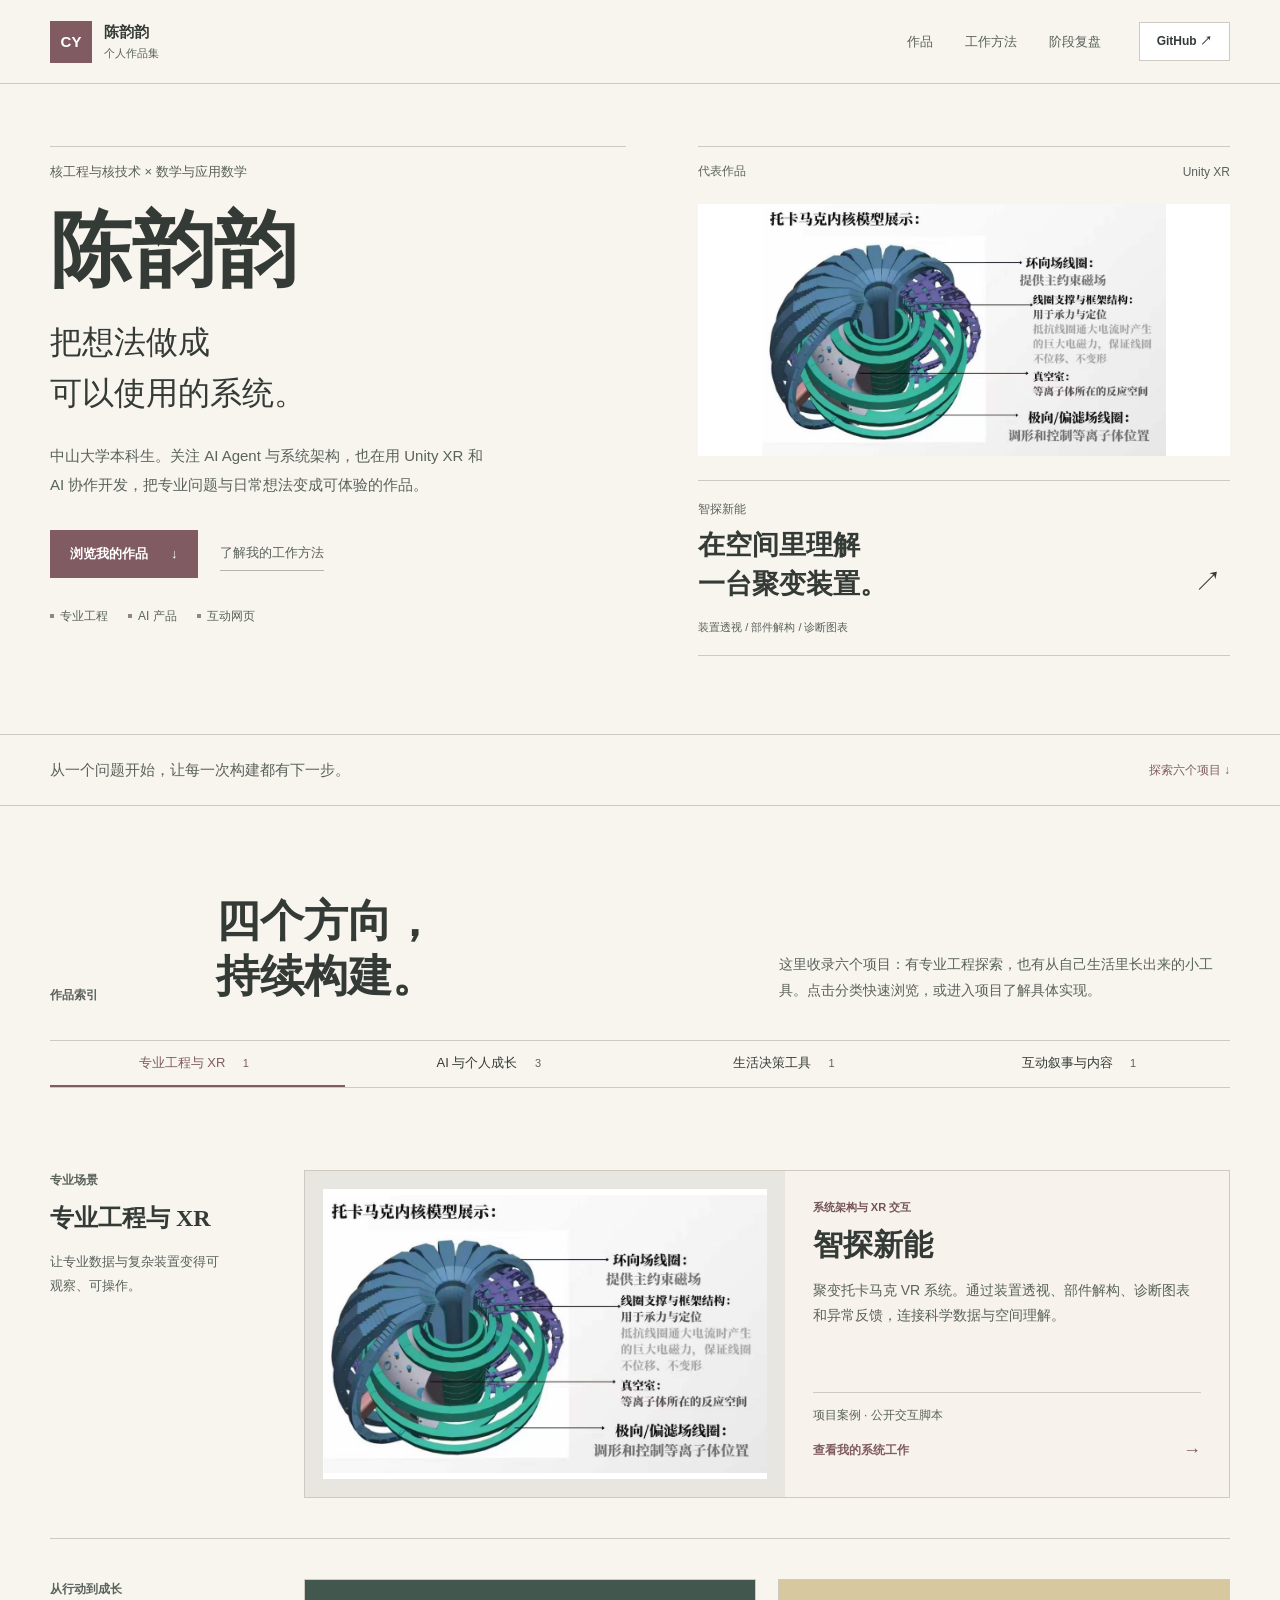
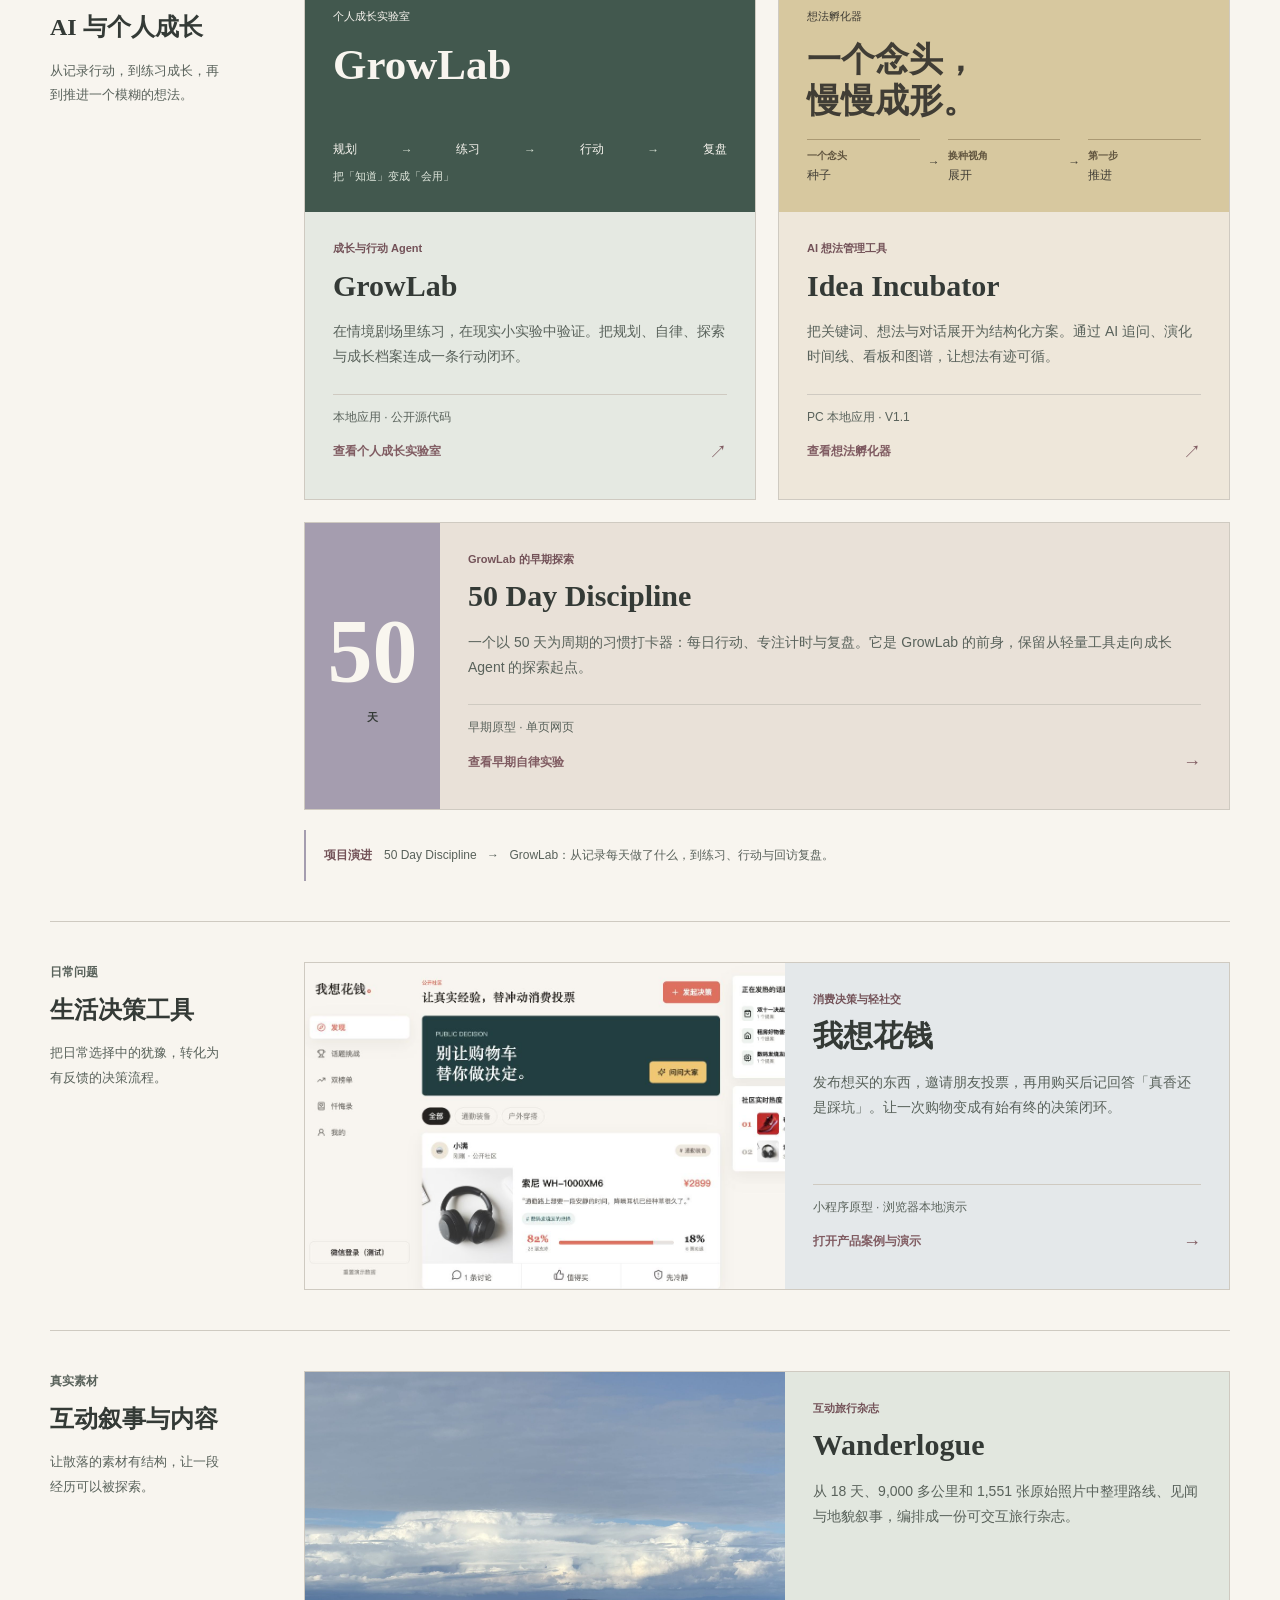
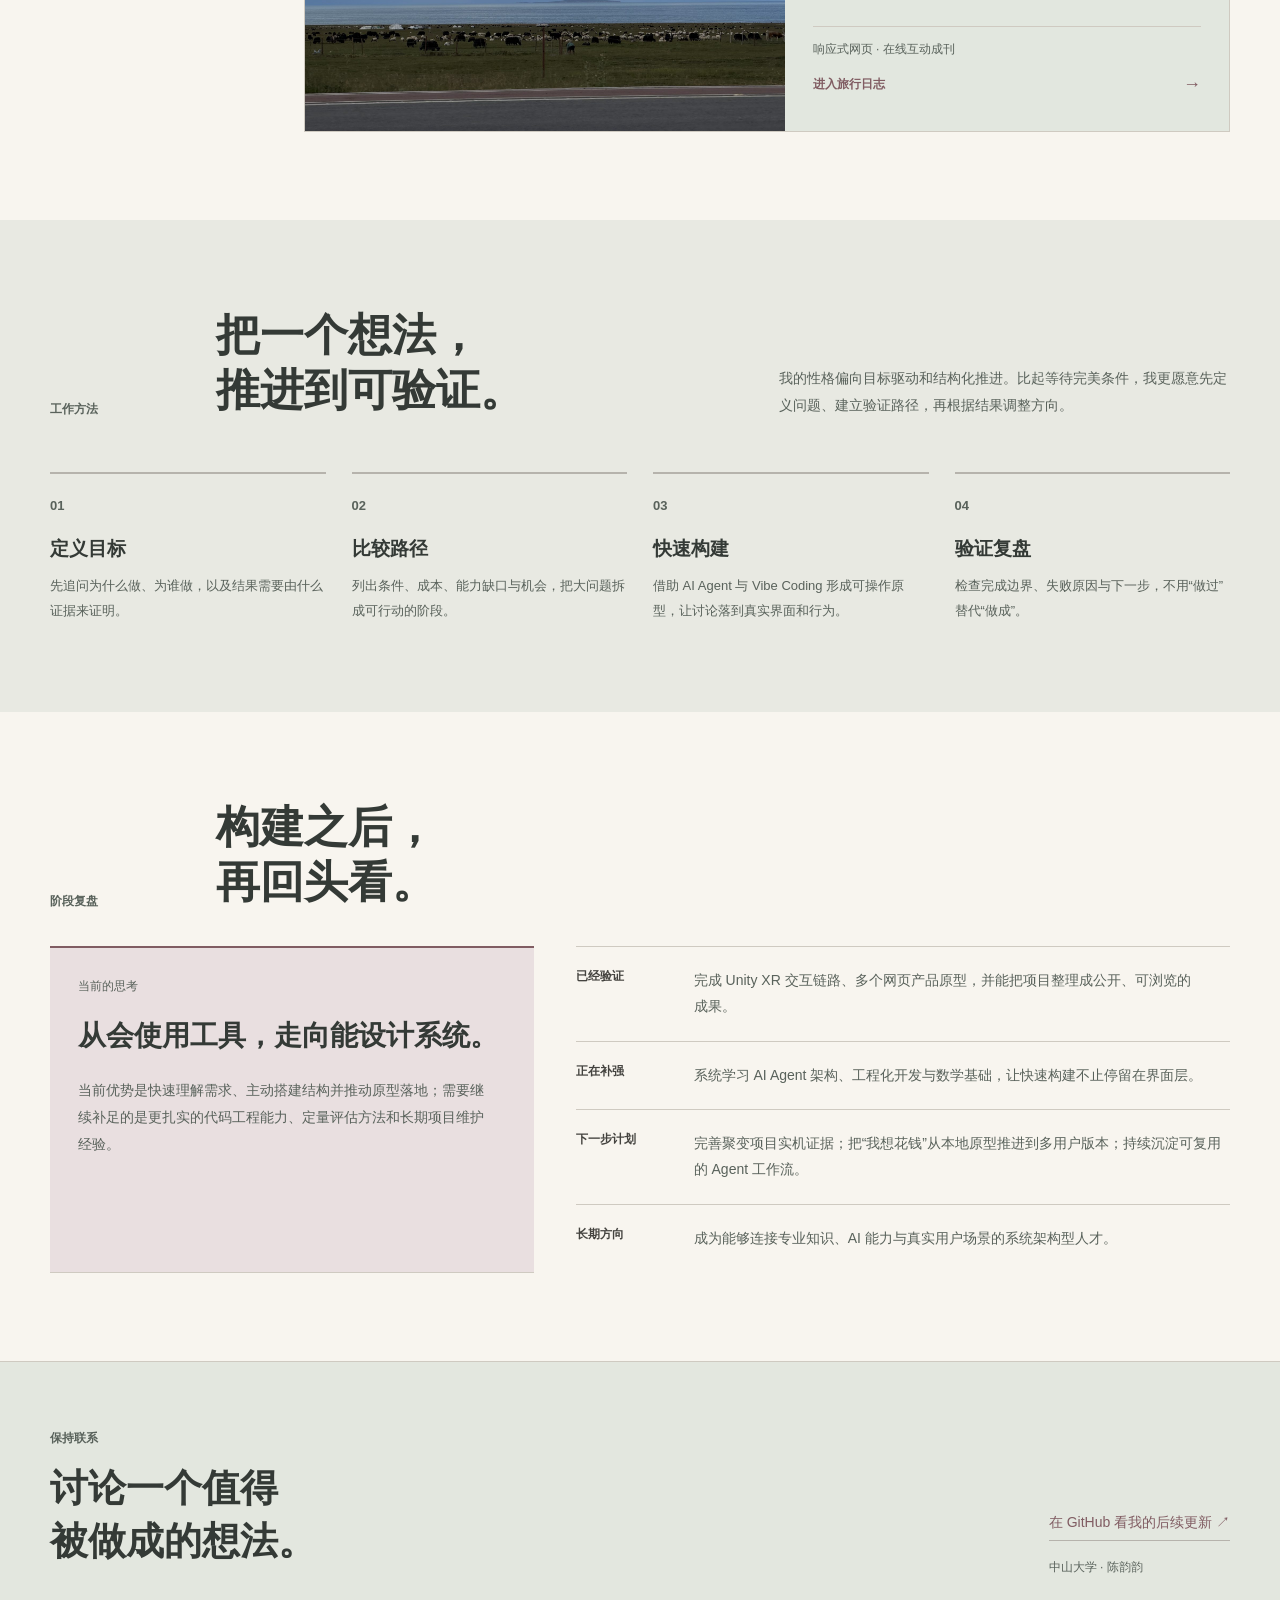
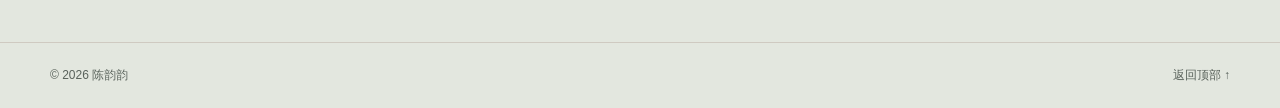
<file: index.html>
<!doctype html>
<html lang="zh-CN">
  <head>
    <meta charset="UTF-8" />
    <meta name="viewport" content="width=device-width,initial-scale=1" />
    <meta
      name="description"
      content="陈韵韵的个人作品集：专业工程与 XR、AI 与个人成长、生活决策工具、互动叙事与内容。"
    />
    <title>陈韵韵｜规划型构建者</title>
    <link rel="stylesheet" href="styles.css" />
    <link rel="stylesheet" href="magazine.css" />
  </head>
  <body class="portfolio-home" id="top">
    <a class="skip-link" href="#work">跳到项目</a>
    <header class="header">
      <div class="wrap">
        <a class="brand" href="#top" aria-label="陈韵韵，返回顶部"><span class="mark">CY</span><span><strong>陈韵韵</strong><small>个人作品集</small></span></a>
        <nav class="nav" aria-label="主导航"><a href="#work">作品</a><a href="#method">工作方法</a><a href="#review">阶段复盘</a></nav>
        <a class="github" href="https://github.com/CYY-0217" target="_blank" rel="noopener noreferrer">GitHub <span aria-hidden="true">↗</span></a>
        <details class="mobile-menu">
          <summary>导航 <span aria-hidden="true">＋</span></summary>
          <nav aria-label="手机主导航"><a href="#work">浏览作品</a><a href="#method">工作方法</a><a href="#review">阶段复盘</a><a href="https://github.com/CYY-0217" target="_blank" rel="noopener noreferrer">GitHub</a></nav>
        </details>
      </div>
    </header>
    <main>
      <section class="editorial-hero wrap" aria-labelledby="intro-title">
        <div class="hero-main">
          <p class="hero-context">核工程与核技术 × 数学与应用数学</p>
          <h1 id="intro-title">陈韵韵</h1>
          <p class="hero-statement">把想法做成<br />可以使用的系统。</p>
          <p class="hero-intro">中山大学本科生。关注 AI Agent 与系统架构，也在用 Unity XR 和 AI 协作开发，把专业问题与日常想法变成可体验的作品。</p>
          <div class="actions"><a class="btn" href="#work">浏览我的作品 <span aria-hidden="true">↓</span></a><a class="hero-text-link" href="#method">了解我的工作方法</a></div>
          <div class="hero-directions"><span>专业工程</span><span>AI 产品</span><span>互动网页</span></div>
        </div>
        <a class="hero-project" href="projects/fusion-vr/" aria-label="查看智探新能，聚变托卡马克 VR 系统案例">
          <div class="hero-project-heading"><span>代表作品</span><span class="hero-project-type">Unity XR</span></div>
          <div class="model-stage"><img src="assets/tokamak-model.png" alt="托卡马克内部结构模型，标注线圈、真空室和支撑框架" width="1200" height="900" fetchpriority="high" /></div>
          <div class="hero-project-copy"><div><span>智探新能</span><h2>在空间里理解<br />一台聚变装置。</h2></div><span class="hero-project-open" aria-hidden="true">↗</span></div>
          <p>装置透视 / 部件解构 / 诊断图表</p>
        </a>
      </section>
      <div class="manifesto"><div class="wrap"><p>从一个问题开始，<br class="mobile-break" />让每一次构建都有下一步。</p><a href="#work">探索六个项目 <span aria-hidden="true">↓</span></a></div></div>

      <section class="section wrap" id="work" aria-labelledby="work-title">
        <div class="mag-head">
          <span class="folio">作品索引</span>
          <h2 id="work-title">四个方向，<br />持续构建。</h2>
          <p>这里收录六个项目：有专业工程探索，也有从自己生活里长出来的小工具。点击分类快速浏览，或进入项目了解具体实现。</p>
        </div>
        <nav class="project-index" aria-label="按项目方向浏览">
          <a href="#engineering" data-category="engineering">专业工程与 XR <small>1</small></a>
          <a href="#ai-growth" data-category="ai-growth">AI 与个人成长 <small>3</small></a>
          <a href="#everyday" data-category="everyday">生活决策工具 <small>1</small></a>
          <a href="#storytelling" data-category="storytelling">互动叙事与内容 <small>1</small></a>
        </nav>

        <section class="project-group" id="engineering" aria-labelledby="engineering-title">
          <header class="group-heading">
            <span class="folio">专业场景</span>
            <h3 id="engineering-title">专业工程与 XR</h3>
            <p>让专业数据与复杂装置变得可观察、可操作。</p>
          </header>
          <div class="group-projects">
            <a class="story story-fusion story-wide" href="projects/fusion-vr/">
              <figure><img src="assets/tokamak-model.png" alt="托卡马克内部结构模型" loading="lazy" /></figure>
              <div>
                <small>系统架构与 XR 交互</small>
                <h4>智探新能</h4>
                <p>聚变托卡马克 VR 系统。通过装置透视、部件解构、诊断图表和异常反馈，连接科学数据与空间理解。</p>
                <div class="story-footer">
                  <span class="project-status">项目案例 · 公开交互脚本</span>
                  <b><span>查看我的系统工作</span><span class="story-arrow" aria-hidden="true">→</span></b>
                </div>
              </div>
            </a>
          </div>
        </section>

        <section class="project-group" id="ai-growth" aria-labelledby="ai-growth-title">
          <header class="group-heading">
            <span class="folio">从行动到成长</span>
            <h3 id="ai-growth-title">AI 与个人成长</h3>
            <p>从记录行动，到练习成长，再到推进一个模糊的想法。</p>
          </header>
          <div class="group-projects growth-projects">
            <a class="story story-growlab" href="https://github.com/CYY-0217/growlab" target="_blank" rel="noopener noreferrer">
              <figure class="growth-visual" aria-hidden="true">
                <span class="visual-caption">个人成长实验室</span>
                <strong>GrowLab</strong>
                <div class="visual-footer">
                  <div class="growth-loop"><span>规划</span><i>→</i><span>练习</span><i>→</i><span>行动</span><i>→</i><span>复盘</span></div>
                  <span class="visual-footnote">把「知道」变成「会用」</span>
                </div>
              </figure>
              <div>
                <small>成长与行动 Agent</small>
                <h4>GrowLab</h4>
                <p>在情境剧场里练习，在现实小实验中验证。把规划、自律、探索与成长档案连成一条行动闭环。</p>
                <div class="story-footer">
                  <span class="project-status">本地应用 · 公开源代码</span>
                  <b><span>查看个人成长实验室</span><span class="story-arrow" aria-hidden="true">↗</span></b>
                </div>
              </div>
            </a>
            <a class="story story-incubator" href="https://github.com/CYY-0217/idea-incubator" target="_blank" rel="noopener noreferrer">
              <figure class="idea-visual" aria-hidden="true">
                <span class="visual-caption">想法孵化器</span>
                <strong>一个念头，<br />慢慢成形。</strong>
                <div class="visual-footer"><div class="idea-timeline"><span><small>一个念头</small>种子</span><i>→</i><span><small>换种视角</small>展开</span><i>→</i><span><small>第一步</small>推进</span></div></div>
              </figure>
              <div>
                <small>AI 想法管理工具</small>
                <h4>Idea Incubator</h4>
                <p>把关键词、想法与对话展开为结构化方案。通过 AI 追问、演化时间线、看板和图谱，让想法有迹可循。</p>
                <div class="story-footer">
                  <span class="project-status">PC 本地应用 · V1.1</span>
                  <b><span>查看想法孵化器</span><span class="story-arrow" aria-hidden="true">↗</span></b>
                </div>
              </div>
            </a>
            <a class="story story-discipline story-compact" href="projects/discipline/">
              <figure class="number-visual" aria-hidden="true"><span>50</span><small>天</small></figure>
              <div>
                <small>GrowLab 的早期探索</small>
                <h4>50 Day Discipline</h4>
                <p>一个以 50 天为周期的习惯打卡器：每日行动、专注计时与复盘。它是 GrowLab 的前身，保留从轻量工具走向成长 Agent 的探索起点。</p>
                <div class="story-footer">
                  <span class="project-status">早期原型 · 单页网页</span>
                  <b><span>查看早期自律实验</span><span class="story-arrow" aria-hidden="true">→</span></b>
                </div>
              </div>
            </a>
          </div>
          <p class="evolution-note"><span>项目演进</span>50 Day Discipline <i>→</i> GrowLab：从记录每天做了什么，到练习、行动与回访复盘。</p>
        </section>

        <section class="project-group" id="everyday" aria-labelledby="everyday-title">
          <header class="group-heading">
            <span class="folio">日常问题</span>
            <h3 id="everyday-title">生活决策工具</h3>
            <p>把日常选择中的犹豫，转化为有反馈的决策流程。</p>
          </header>
          <div class="group-projects">
            <a class="story story-spend story-wide" href="projects/spend-decision/">
              <figure><img src="assets/spend-cover.png" alt="我想花钱消费决策工具界面" loading="lazy" /></figure>
              <div>
                <small>消费决策与轻社交</small>
                <h4>我想花钱</h4>
                <p>发布想买的东西，邀请朋友投票，再用购买后记回答「真香还是踩坑」。让一次购物变成有始有终的决策闭环。</p>
                <div class="story-footer">
                  <span class="project-status">小程序原型 · 浏览器本地演示</span>
                  <b><span>打开产品案例与演示</span><span class="story-arrow" aria-hidden="true">→</span></b>
                </div>
              </div>
            </a>
          </div>
        </section>

        <section class="project-group" id="storytelling" aria-labelledby="storytelling-title">
          <header class="group-heading">
            <span class="folio">真实素材</span>
            <h3 id="storytelling-title">互动叙事与内容</h3>
            <p>让散落的素材有结构，让一段经历可以被探索。</p>
          </header>
          <div class="group-projects">
            <a class="story story-travel story-wide" href="projects/travel-journal/">
              <figure><img src="assets/travel-cover.jpg" alt="青海湖高原公路旅行" loading="lazy" /></figure>
              <div>
                <small>互动旅行杂志</small>
                <h4>Wanderlogue</h4>
                <p>从 18 天、9,000 多公里和 1,551 张原始照片中整理路线、见闻与地貌叙事，编排成一份可交互旅行杂志。</p>
                <div class="story-footer">
                  <span class="project-status">响应式网页 · 在线互动成刊</span>
                  <b><span>进入旅行日志</span><span class="story-arrow" aria-hidden="true">→</span></b>
                </div>
              </div>
            </a>
          </div>
        </section>
      </section>

      <section class="section method-band" id="method">
        <div class="wrap">
          <div class="mag-head inverse">
            <span class="folio">工作方法</span>
            <h2>把一个想法，<br />推进到可验证。</h2>
            <p>
              我的性格偏向目标驱动和结构化推进。比起等待完美条件，我更愿意先定义问题、建立验证路径，再根据结果调整方向。
            </p>
          </div>
          <div class="method-steps">
            <article>
              <span>01</span>
              <h3>定义目标</h3>
              <p>先追问为什么做、为谁做，以及结果需要由什么证据来证明。</p>
            </article>
            <article>
              <span>02</span>
              <h3>比较路径</h3>
              <p>列出条件、成本、能力缺口与机会，把大问题拆成可行动的阶段。</p>
            </article>
            <article>
              <span>03</span>
              <h3>快速构建</h3>
              <p>
                借助 AI Agent 与 Vibe Coding
                形成可操作原型，让讨论落到真实界面和行为。
              </p>
            </article>
            <article>
              <span>04</span>
              <h3>验证复盘</h3>
              <p>检查完成边界、失败原因与下一步，不用“做过”替代“做成”。</p>
            </article>
          </div>
        </div>
      </section>

      <section class="section wrap" id="review">
        <div class="review-title">
          <span class="folio">阶段复盘</span>
          <h2>构建之后，<br />再回头看。</h2>
        </div>
        <div class="review-layout">
          <article class="review-lead">
            <span>当前的思考</span>
            <h3>从会使用工具，走向能设计系统。</h3>
            <p>
              当前优势是快速理解需求、主动搭建结构并推动原型落地；需要继续补足的是更扎实的代码工程能力、定量评估方法和长期项目维护经验。
            </p>
          </article>
          <div class="review-list">
            <article>
              <b>已经验证</b>
              <p>
                完成 Unity XR
                交互链路、多个网页产品原型，并能把项目整理成公开、可浏览的成果。
              </p>
            </article>
            <article>
              <b>正在补强</b>
              <p>
                系统学习 AI Agent
                架构、工程化开发与数学基础，让快速构建不止停留在界面层。
              </p>
            </article>
            <article>
              <b>下一步计划</b>
              <p>
                完善聚变项目实机证据；把“我想花钱”从本地原型推进到多用户版本；持续沉淀可复用的
                Agent 工作流。
              </p>
            </article>
            <article>
              <b>长期方向</b>
              <p>
                成为能够连接专业知识、AI 能力与真实用户场景的系统架构型人才。
              </p>
            </article>
          </div>
        </div>
      </section>

    </main>
    <section class="contact" id="contact">
      <div class="wrap">
        <div>
          <span class="kicker">保持联系</span>
          <h2>讨论一个值得<br />被做成的想法。</h2>
        </div>
        <div class="contact-links">
          <a href="https://github.com/CYY-0217" target="_blank"
            >在 GitHub 看我的后续更新 ↗</a
          ><span>中山大学 · 陈韵韵</span>
        </div>
      </div>
    </section>
    <footer class="footer">
      <div class="wrap"><span>© 2026 陈韵韵</span><a href="#top">返回顶部 ↑</a></div>
    </footer>
    <script>
      (() => {
        const menu = document.querySelector('.mobile-menu');
        menu.querySelectorAll('a').forEach(link => link.addEventListener('click', () => { menu.open = false; }));
        document.addEventListener('keydown', event => {
          if (event.key === 'Escape' && menu.open) {
            menu.open = false;
            menu.querySelector('summary').focus();
          }
        });
        document.addEventListener('click', event => {
          if (menu.open && !menu.contains(event.target)) menu.open = false;
        });
        const links = [...document.querySelectorAll('[data-category]')];
        const groups = [...document.querySelectorAll('.project-group')];
        const nav = document.querySelector('.project-index');
        let pending = false;
        function updateCategory() {
          const threshold = nav.getBoundingClientRect().bottom + 35;
          let current = groups[0].id;
          groups.forEach(group => { if (group.getBoundingClientRect().top <= threshold) current = group.id; });
          links.forEach(link => {
            const active = link.dataset.category === current;
            link.classList.toggle('is-active', active);
            if (active) link.setAttribute('aria-current', 'location');
            else link.removeAttribute('aria-current');
          });
          pending = false;
        }
        function scheduleUpdate() {
          if (!pending) { pending = true; requestAnimationFrame(updateCategory); }
        }
        window.addEventListener('scroll', scheduleUpdate, { passive: true });
        window.addEventListener('resize', scheduleUpdate);
        window.addEventListener('hashchange', scheduleUpdate);
        updateCategory();
      })();
    </script>
  </body>
</html>
</file>
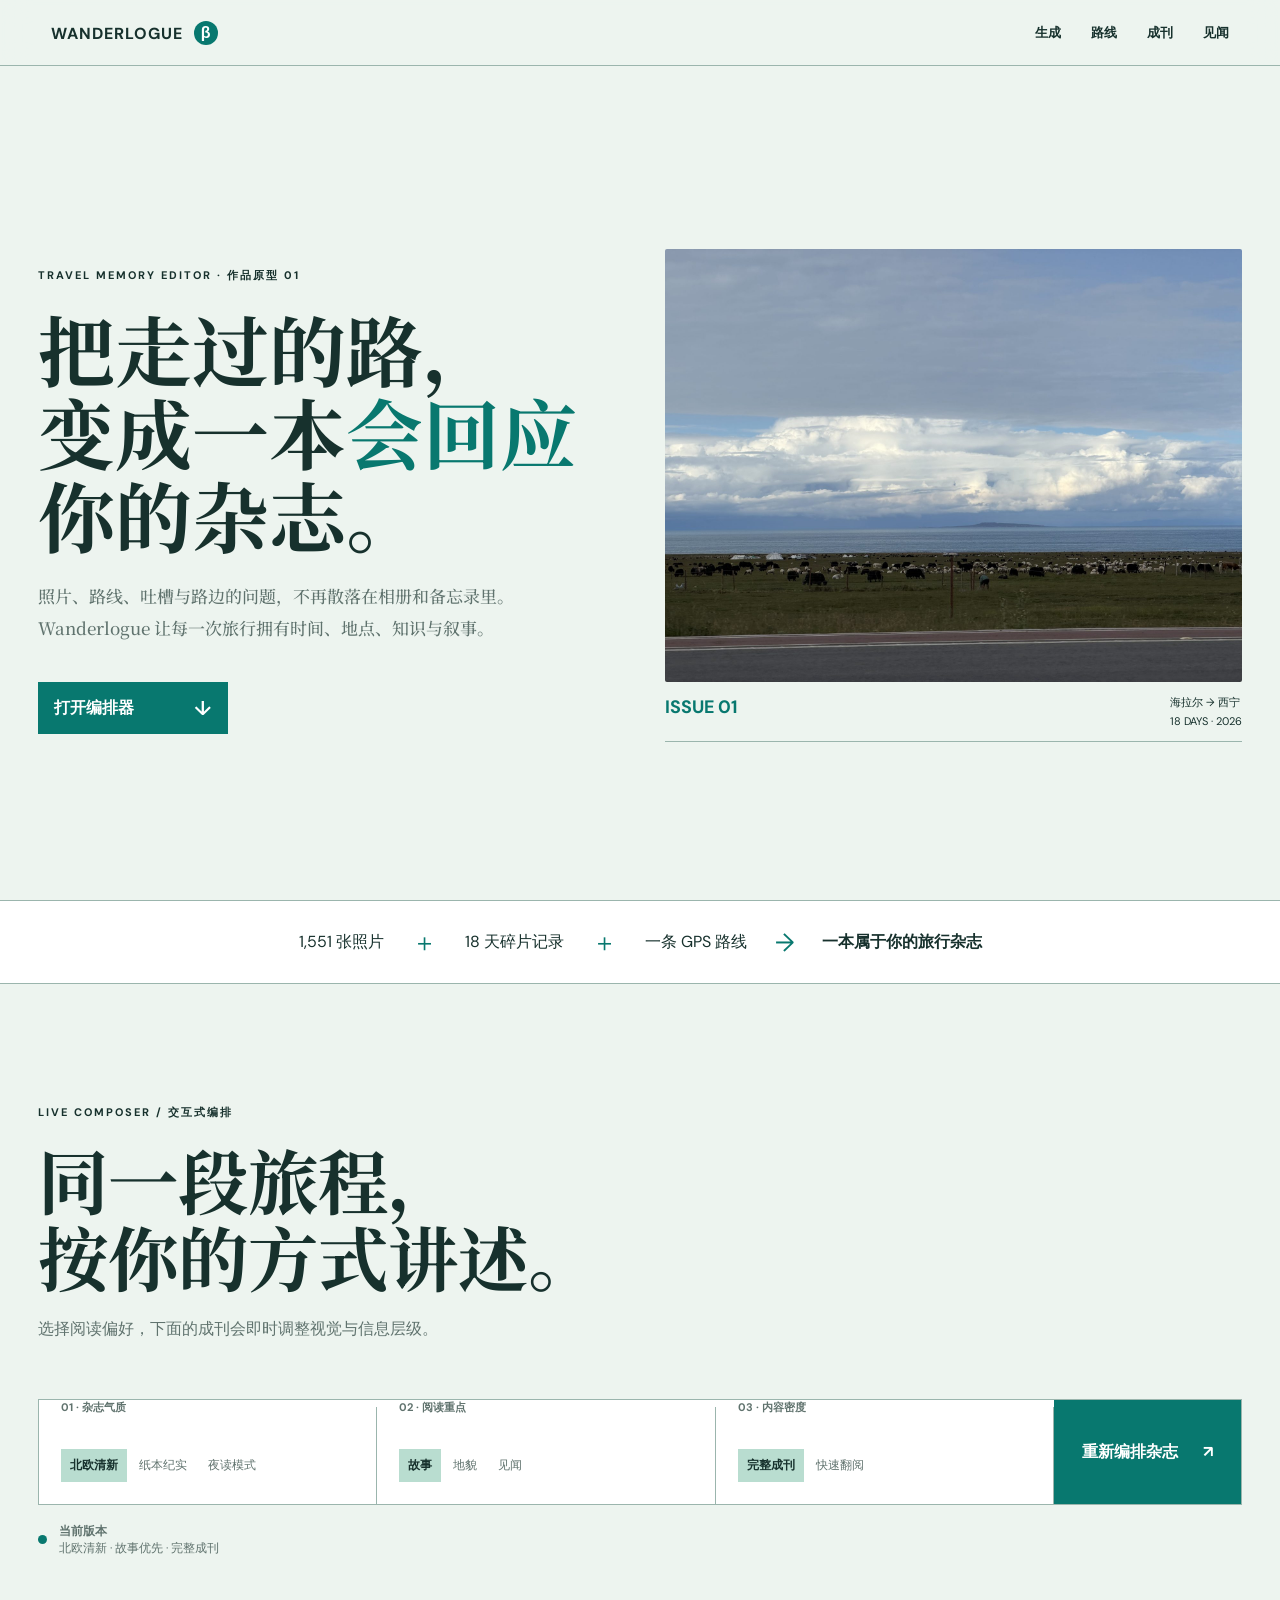
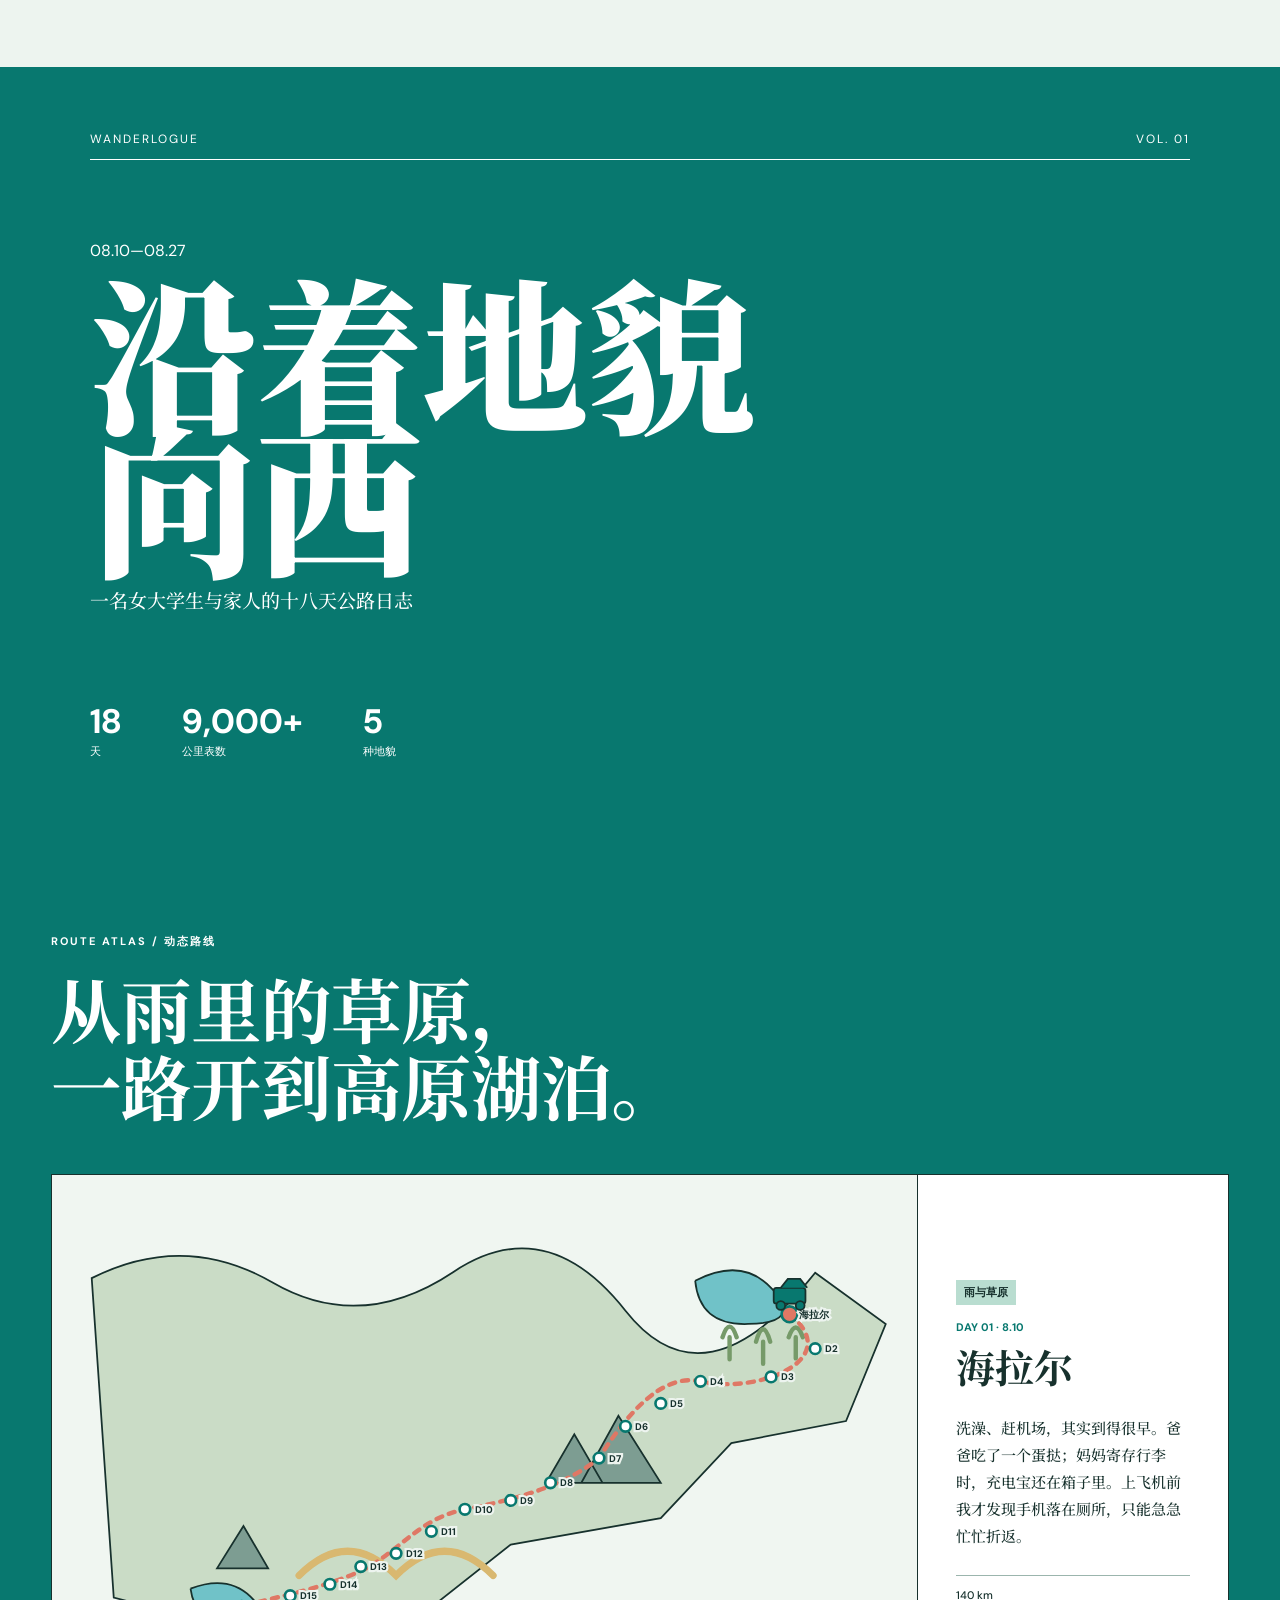
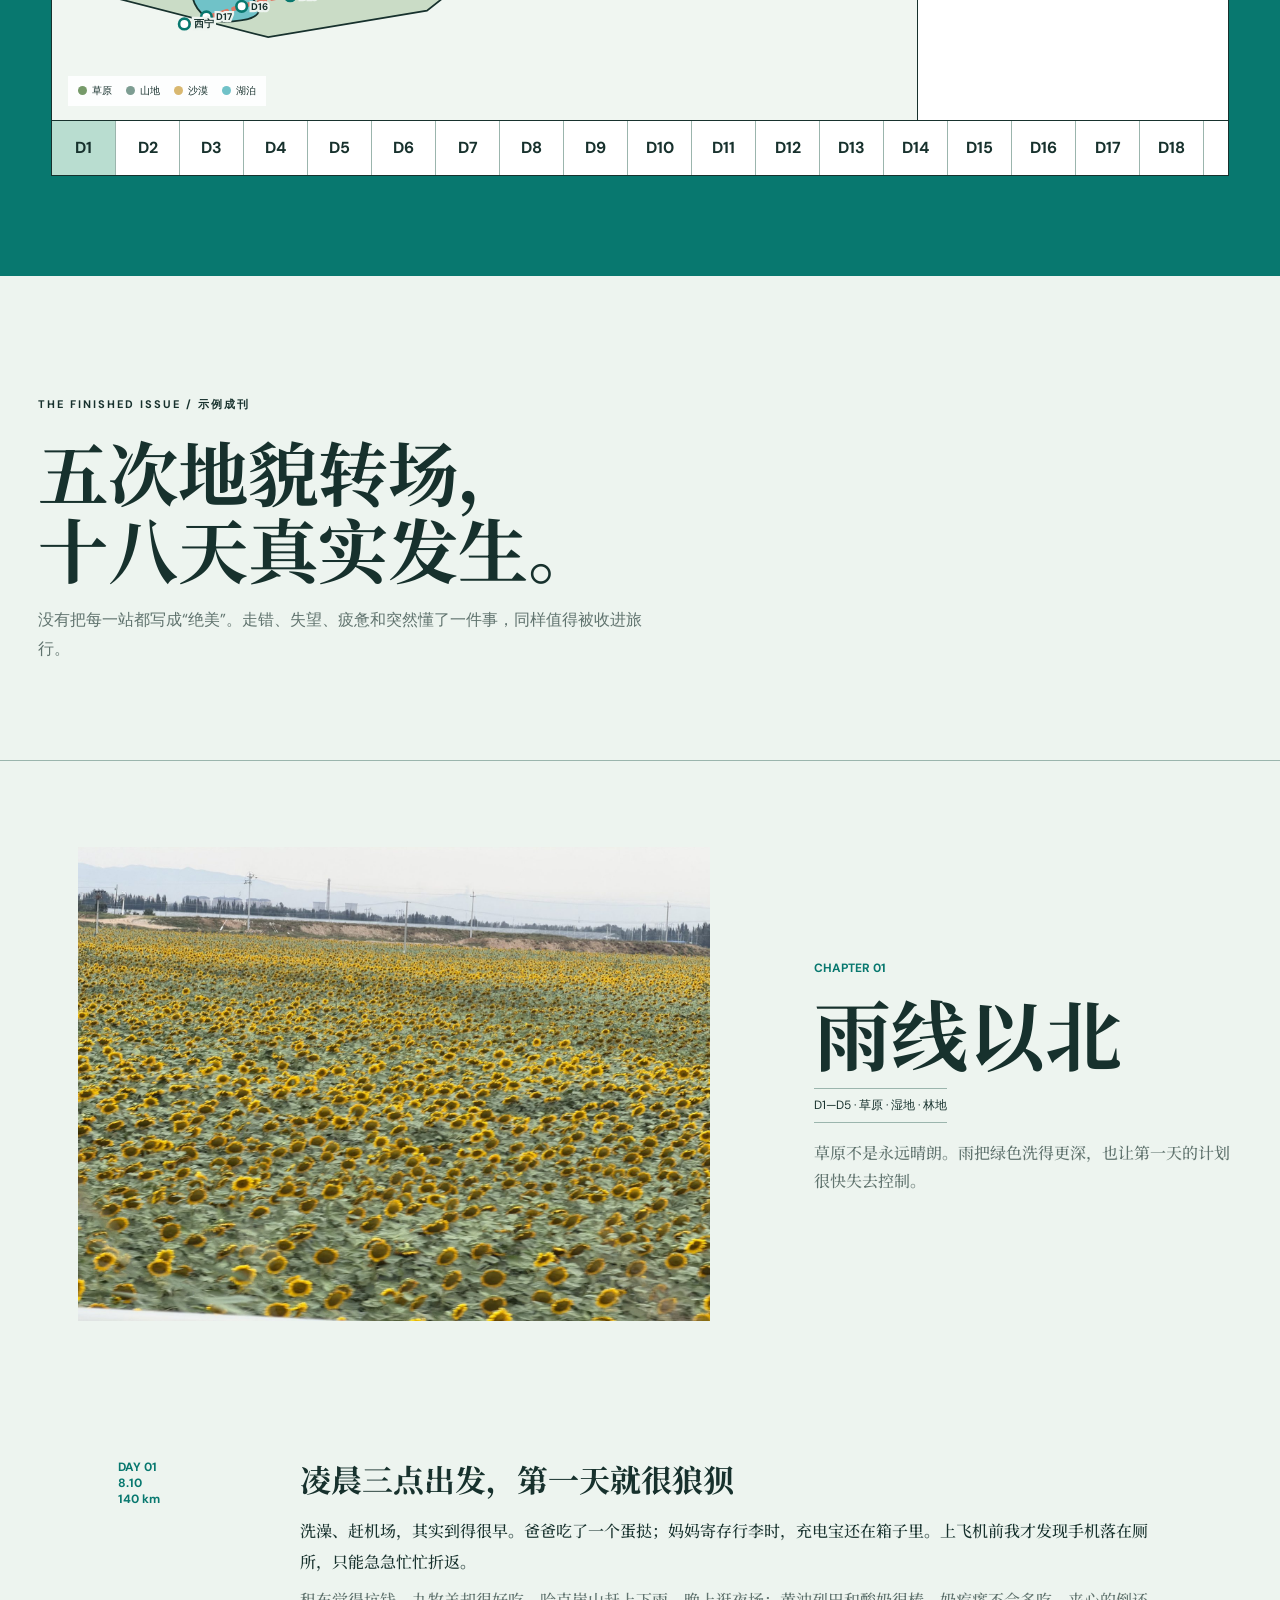
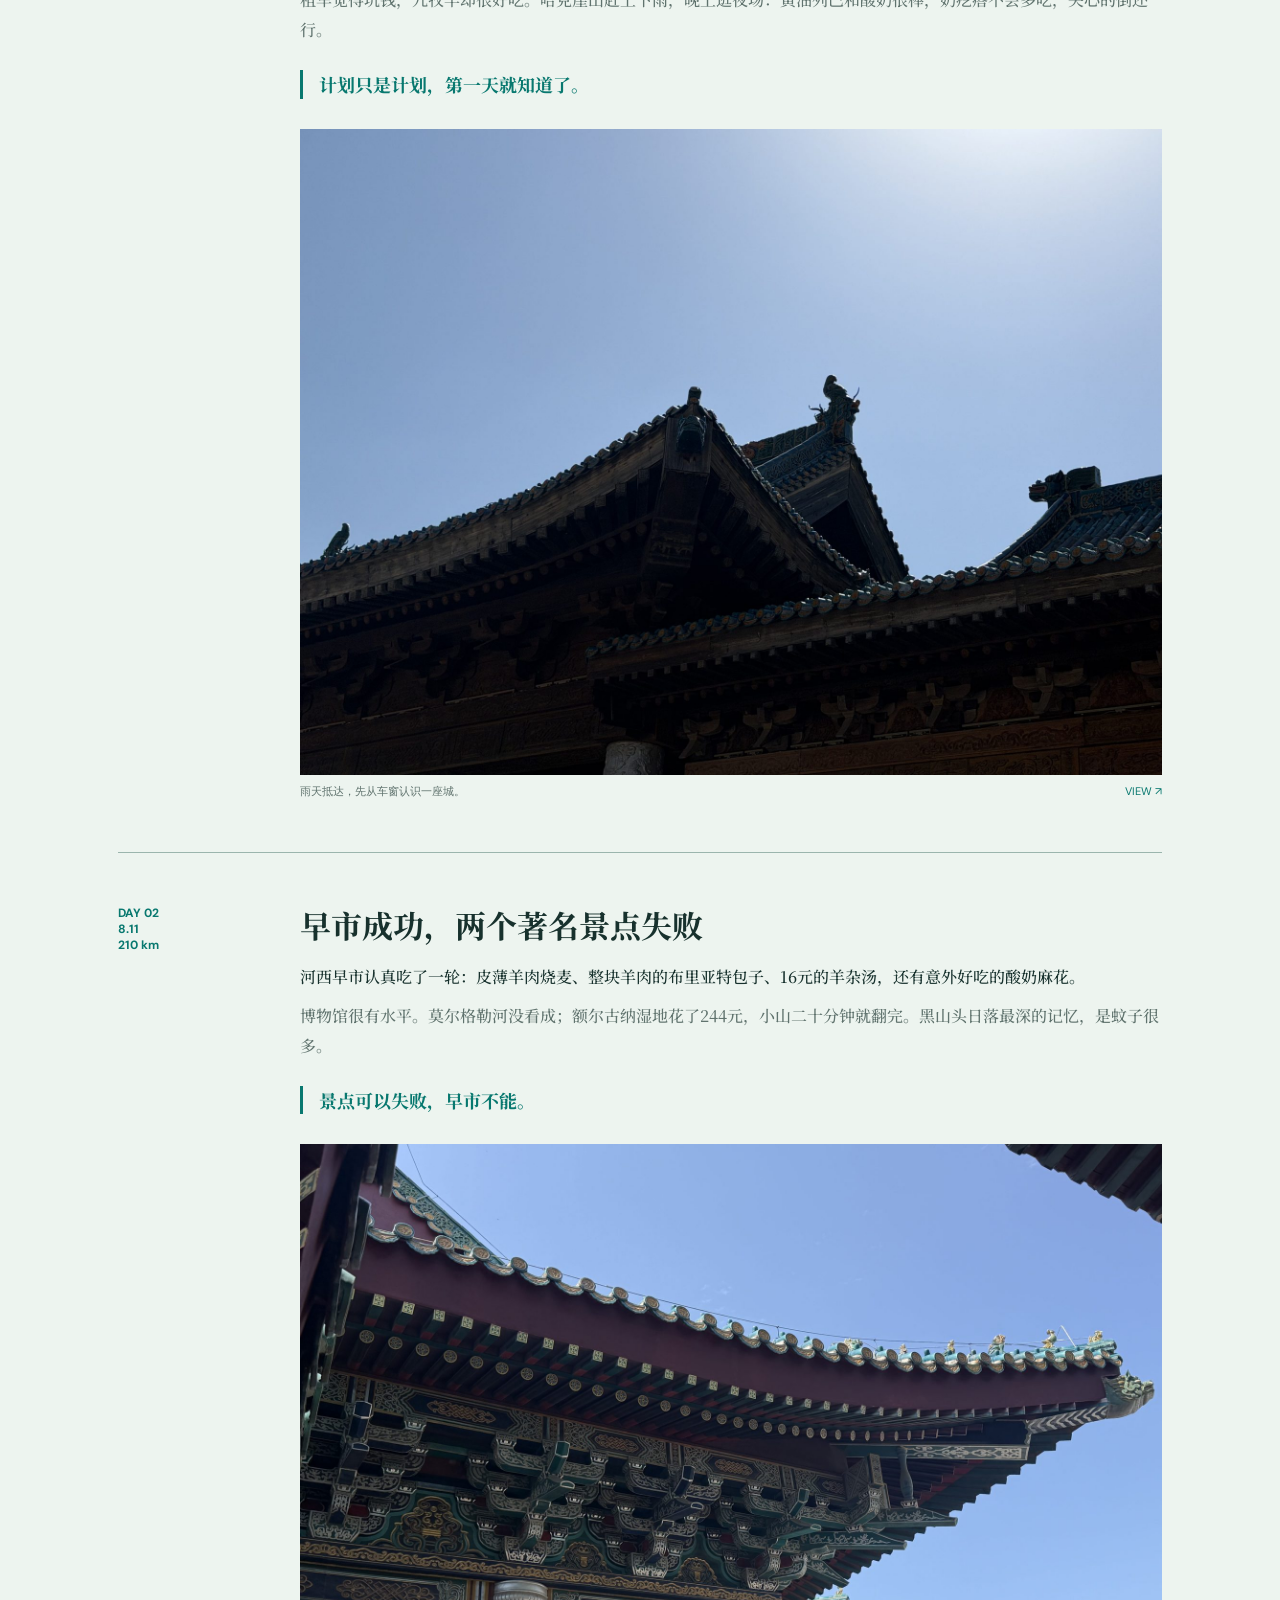
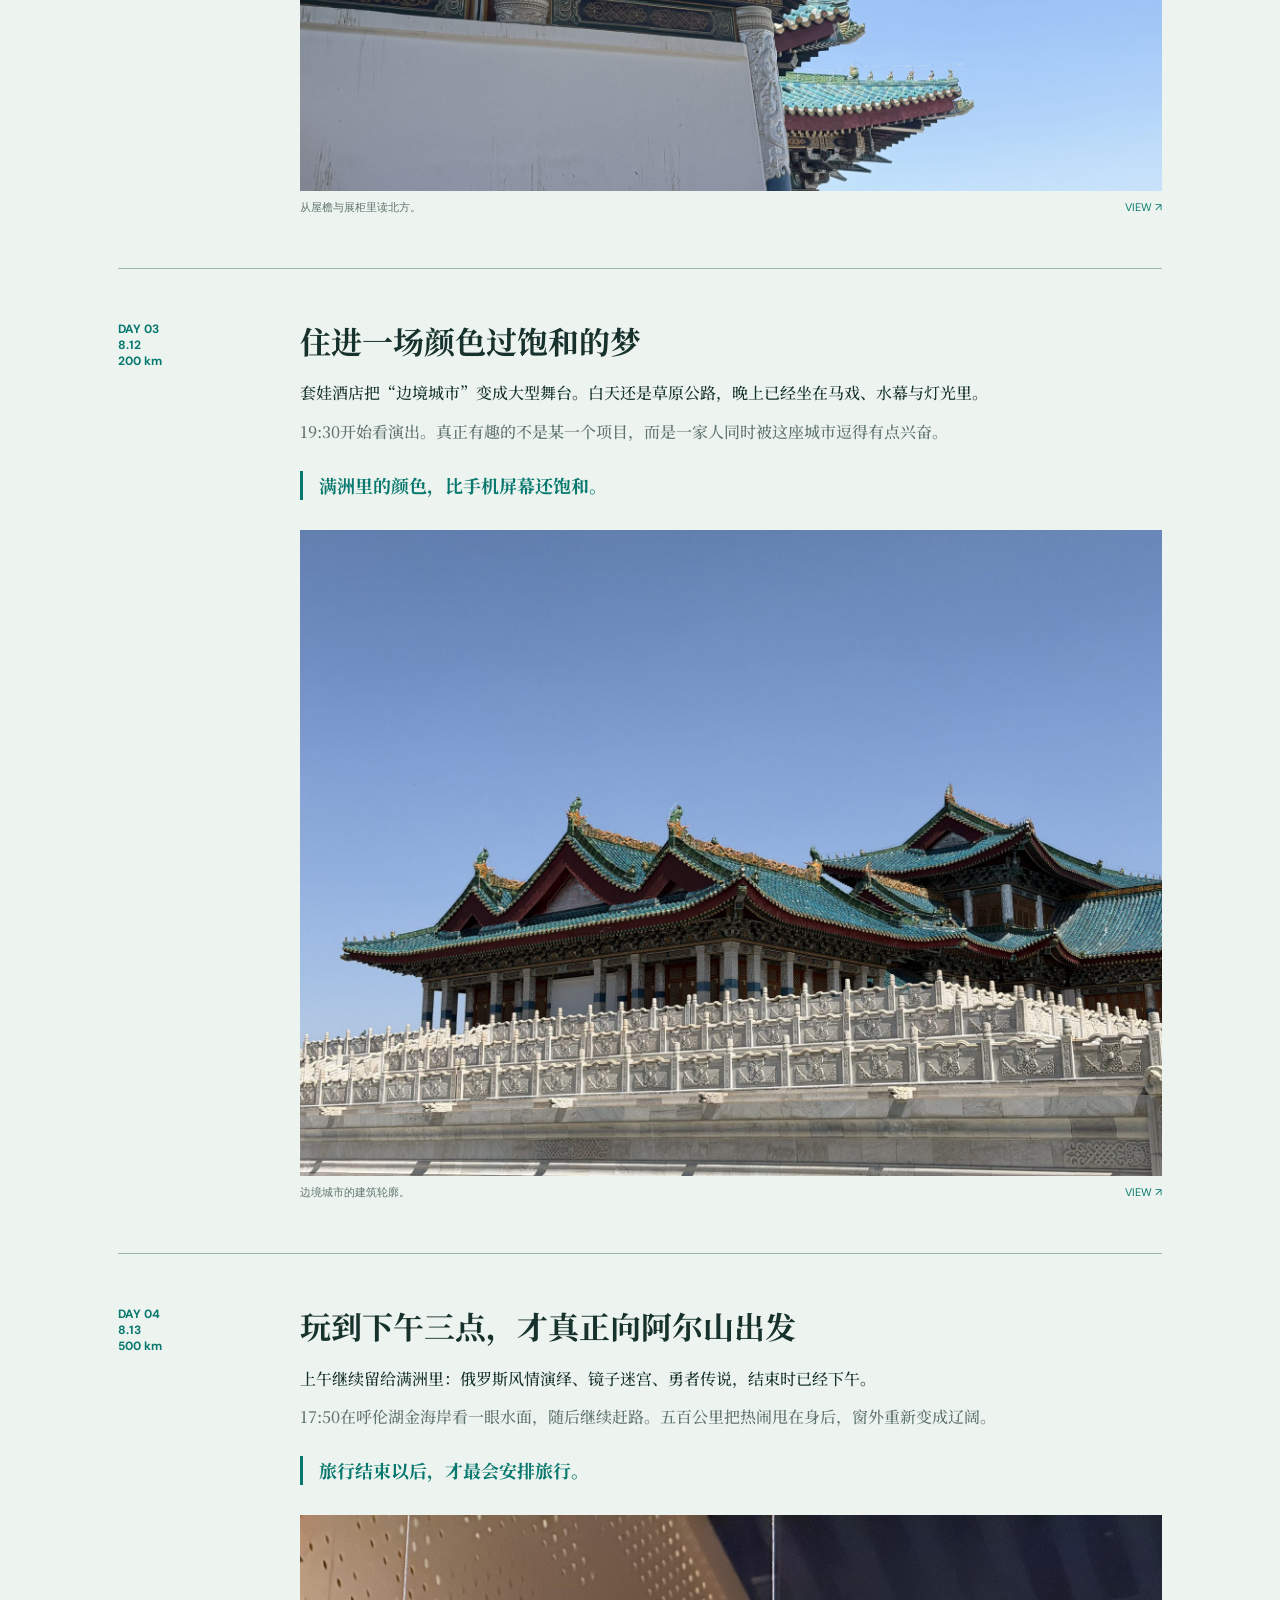
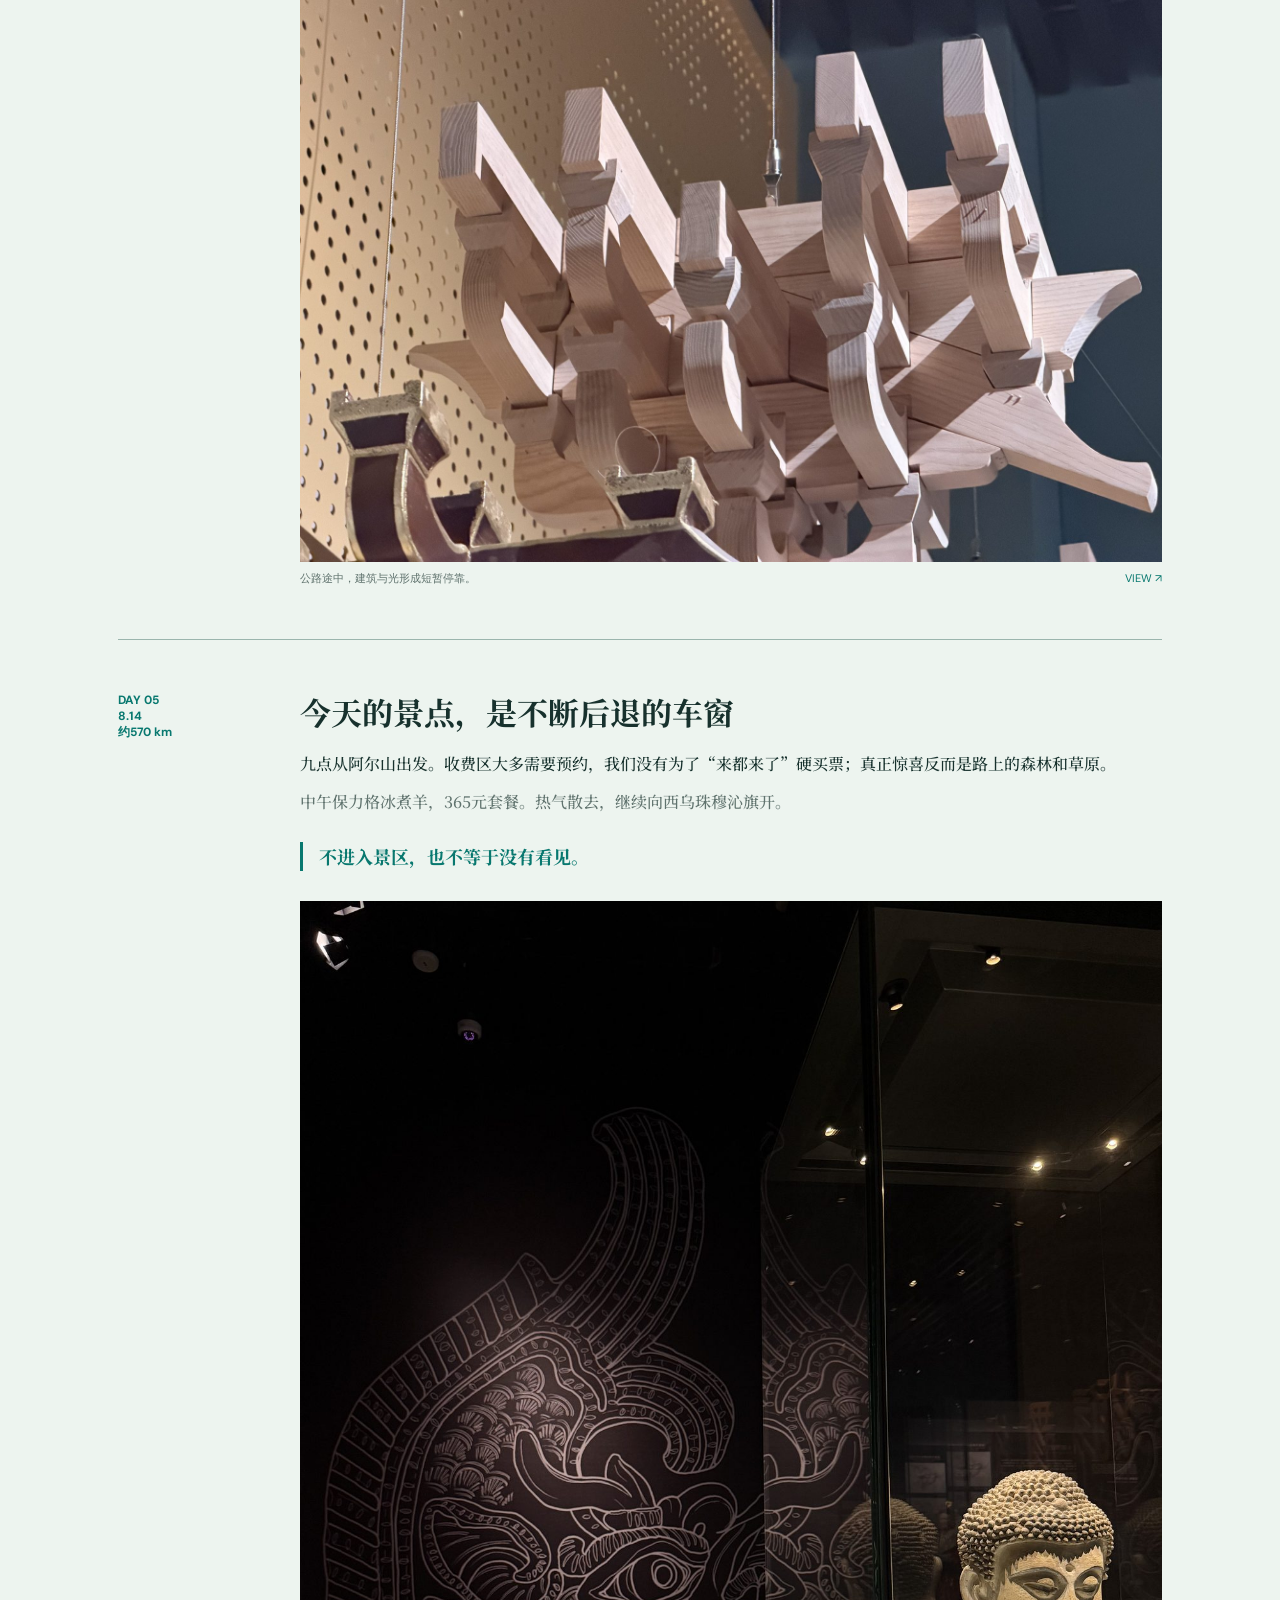
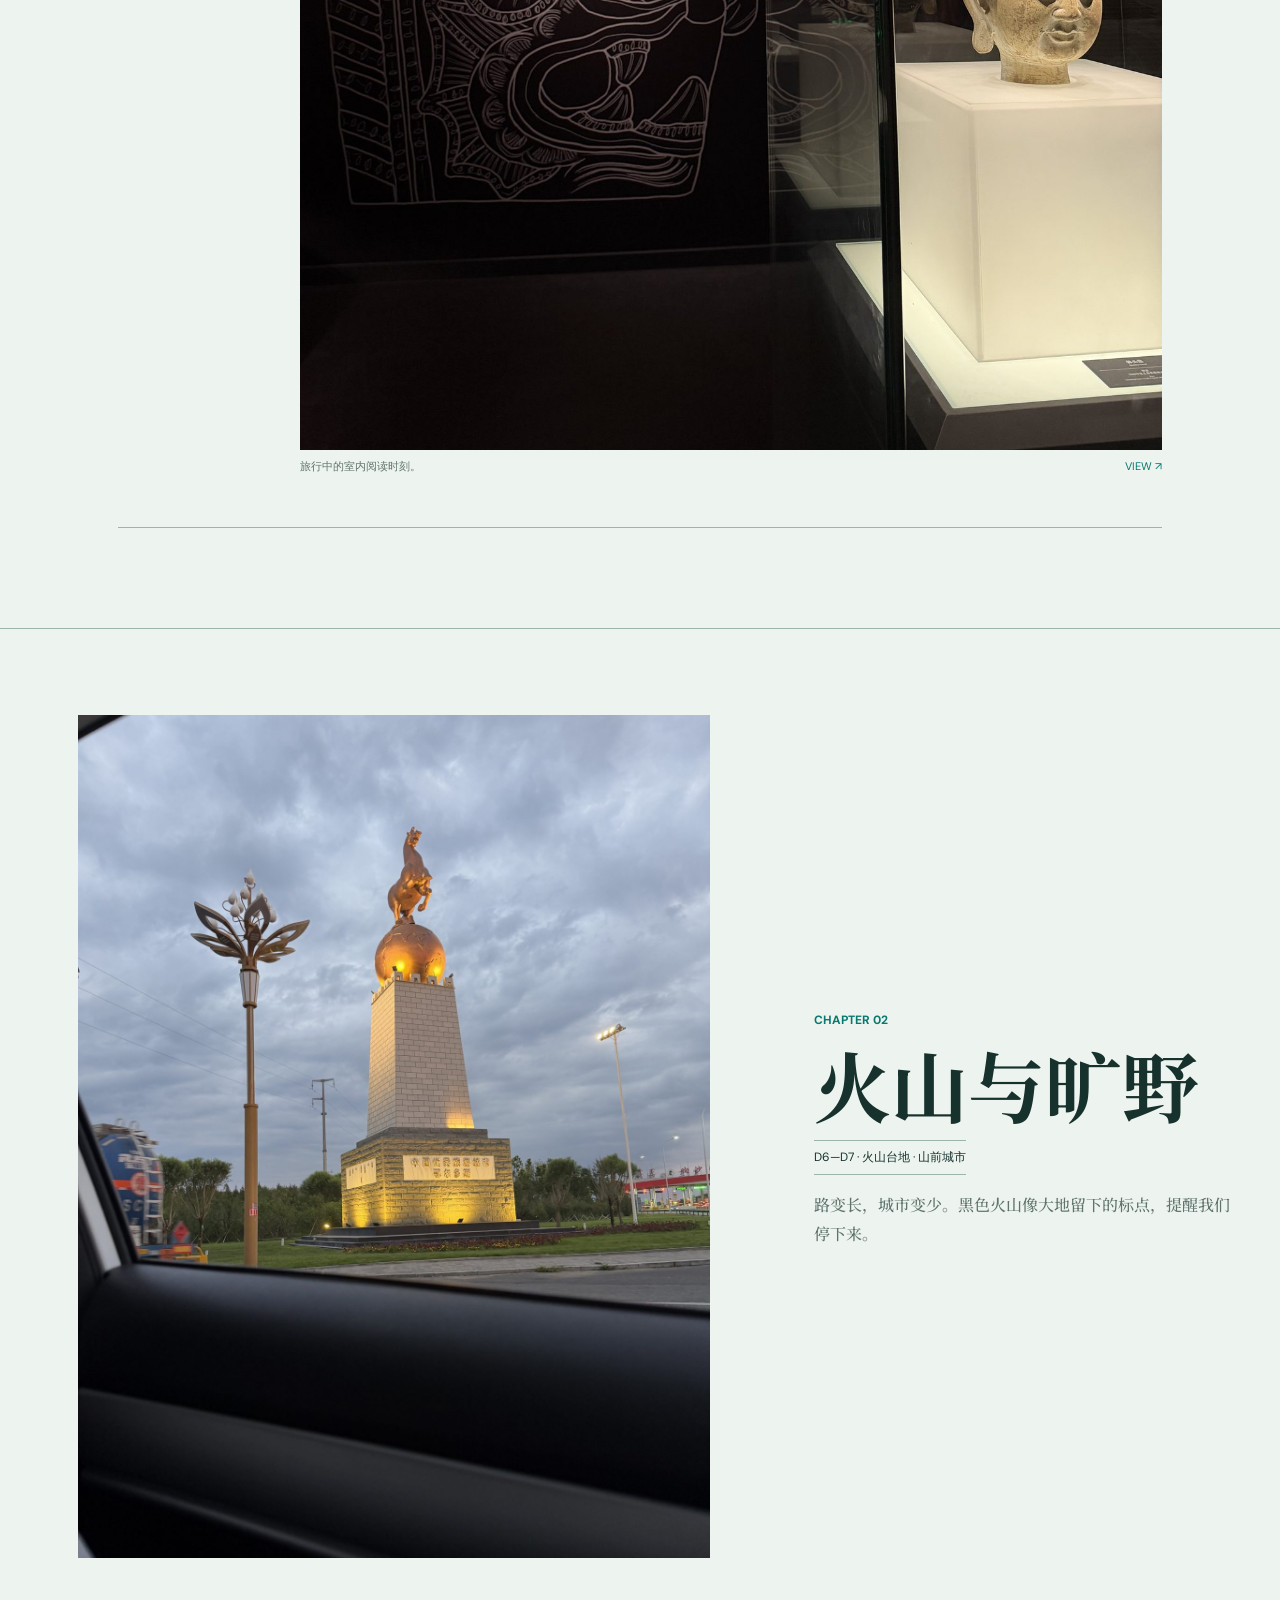
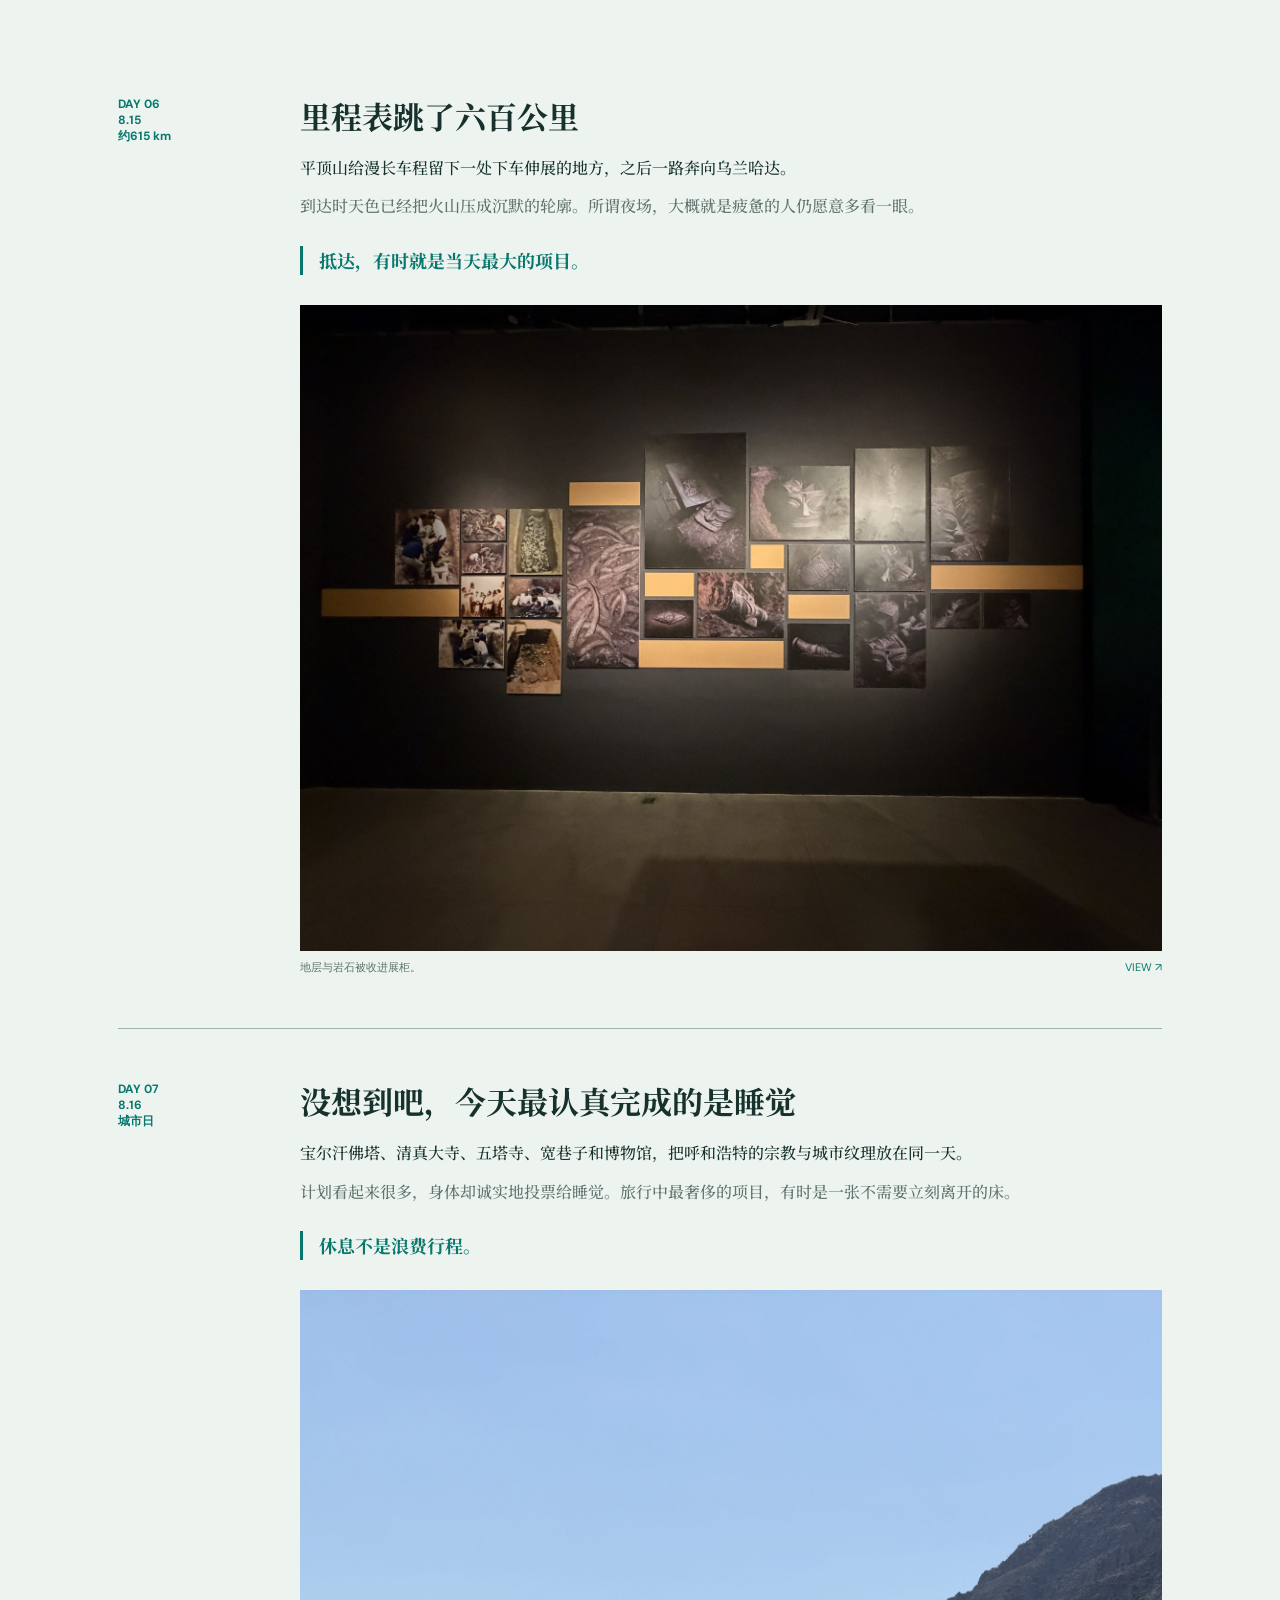
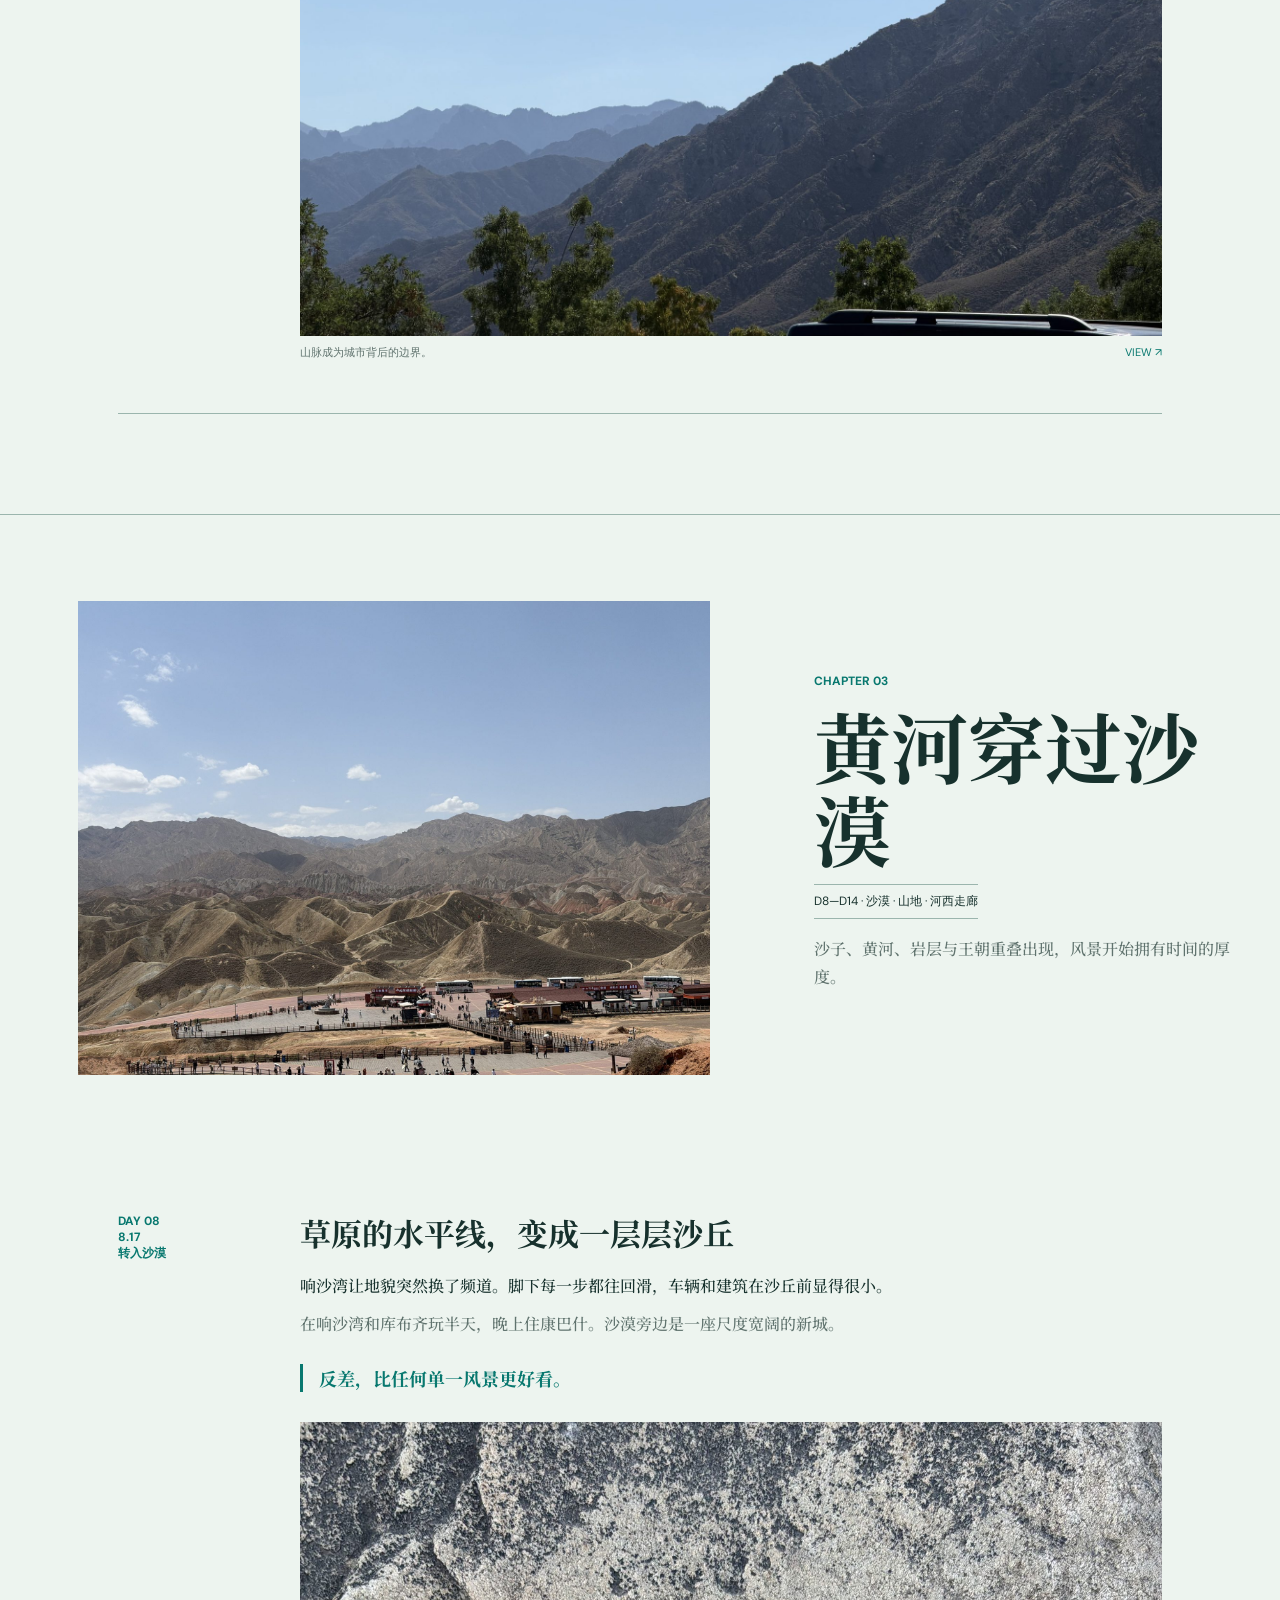
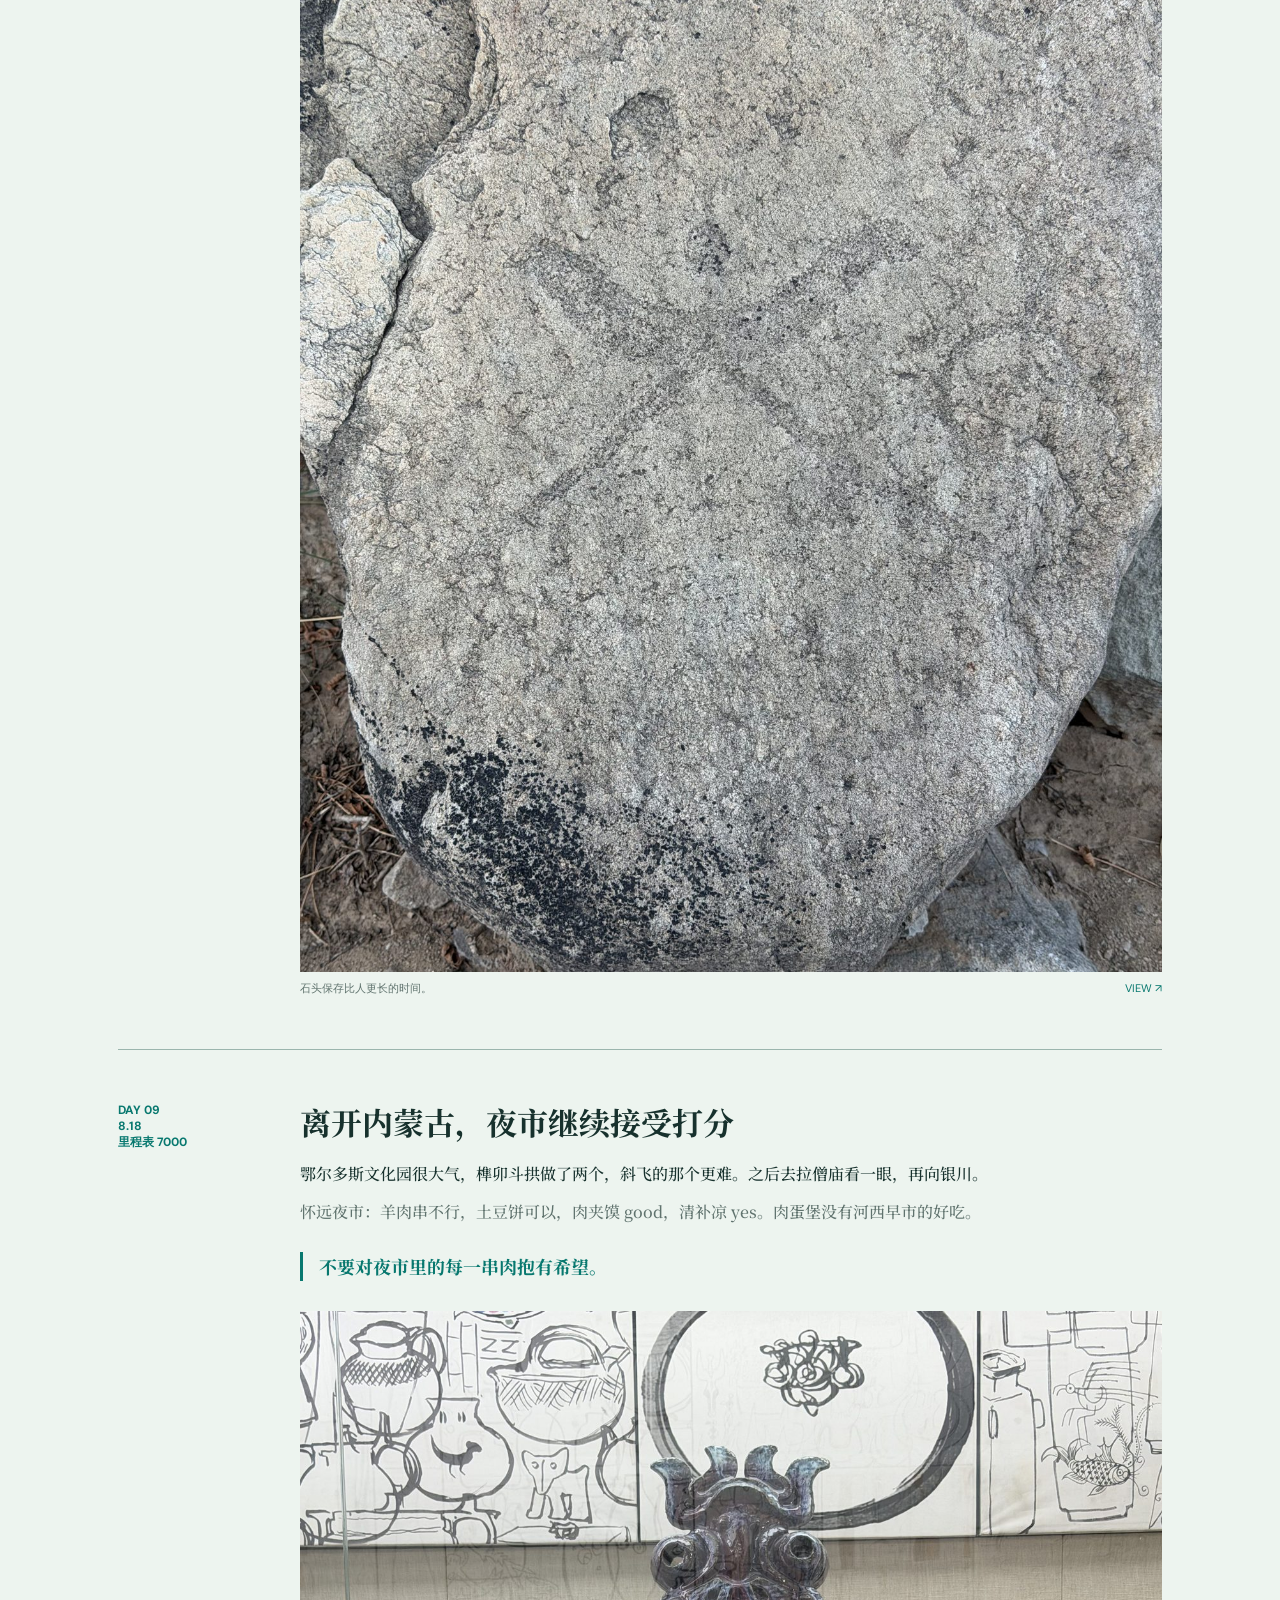
<file: demo/travel/index.html>
<!doctype html>
<html lang="zh-CN">
<head>
  <meta charset="UTF-8">
  <meta name="viewport" content="width=device-width,initial-scale=1">
  <meta name="description" content="Wanderlogue 将散落的旅行照片与见闻，编排成可探索、可分享的互动旅行杂志。">
  <meta name="theme-color" content="#edf4ef">
  <title>Wanderlogue｜把旅行变成一本杂志</title>
  <link rel="preconnect" href="https://fonts.googleapis.com">
  <link rel="preconnect" href="https://fonts.gstatic.com" crossorigin>
  <link href="https://fonts.googleapis.com/css2?family=DM+Sans:wght@400;500;600;700&family=Noto+Serif+SC:wght@500;700;900&display=swap" rel="stylesheet">
  <link rel="stylesheet" href="styles.css">
</head>
<body data-theme="nordic" data-focus="story" data-density="full">
  <header class="site-header">
    <a class="wordmark" href="#top">WANDERLOGUE <span>β</span></a>
    <nav aria-label="主导航"><a href="#studio">生成</a><a href="#atlas">路线</a><a href="#journal">成刊</a><a href="#learn">见闻</a></nav>
    <button class="menu-button" type="button" aria-label="展开导航" aria-expanded="false">＋</button>
  </header>

  <main id="top">
    <section class="product-hero">
      <div class="hero-copy">
        <p class="overline">TRAVEL MEMORY EDITOR · 作品原型 01</p>
        <h1>把走过的路，<br>变成一本<span>会回应</span>你的杂志。</h1>
        <p class="hero-lead">照片、路线、吐槽与路边的问题，不再散落在相册和备忘录里。Wanderlogue 让每一次旅行拥有时间、地点、知识与叙事。</p>
        <a class="primary-link" href="#studio">打开编排器 <span>↓</span></a>
      </div>
      <figure class="hero-image">
        <img src="media/IMG_6155.jpg" alt="青海湖畔的高原公路与低云">
        <figcaption><b>ISSUE 01</b><span>海拉尔 → 西宁</span><span>18 DAYS · 2026</span></figcaption>
      </figure>
      <aside class="hero-index"><span>01</span><p>真实行程</p><span>02</span><p>杂志编排</p><span>03</span><p>边走边学</p></aside>
    </section>

    <section class="problem-strip" aria-label="产品价值">
      <p>1,551 张照片</p><i>＋</i><p>18 天碎片记录</p><i>＋</i><p>一条 GPS 路线</p><i>→</i><strong>一本属于你的旅行杂志</strong>
    </section>

    <section class="studio" id="studio">
      <header class="section-heading"><p class="overline">LIVE COMPOSER / 交互式编排</p><h2>同一段旅程，<br>按你的方式讲述。</h2><p>选择阅读偏好，下面的成刊会即时调整视觉与信息层级。</p></header>
      <div class="composer">
        <fieldset><legend>01 · 杂志气质</legend><div class="segmented" data-control="theme"><button type="button" data-value="nordic" aria-pressed="true">北欧清新</button><button type="button" data-value="paper" aria-pressed="false">纸本纪实</button><button type="button" data-value="night" aria-pressed="false">夜读模式</button></div></fieldset>
        <fieldset><legend>02 · 阅读重点</legend><div class="segmented" data-control="focus"><button type="button" data-value="story" aria-pressed="true">故事</button><button type="button" data-value="landscape" aria-pressed="false">地貌</button><button type="button" data-value="knowledge" aria-pressed="false">见闻</button></div></fieldset>
        <fieldset><legend>03 · 内容密度</legend><div class="segmented" data-control="density"><button type="button" data-value="full" aria-pressed="true">完整成刊</button><button type="button" data-value="compact" aria-pressed="false">快速翻阅</button></div></fieldset>
        <button class="compose-button" id="composeButton" type="button">重新编排杂志 <span>↗</span></button>
      </div>
      <div class="compose-status" id="composeStatus" aria-live="polite"><span></span><p><b>当前版本</b><br>北欧清新 · 故事优先 · 完整成刊</p></div>
    </section>

    <section class="issue-cover" id="issue">
      <div class="cover-kicker"><span>WANDERLOGUE</span><span>VOL. 01</span></div>
      <div class="cover-title"><p>08.10—08.27</p><h2>沿着地貌<br>向西</h2><p>一名女大学生与家人的十八天公路日志</p></div>
      <div class="cover-stats"><div><b>18</b><span>天</span></div><div><b>9,000+</b><span>公里表数</span></div><div><b>5</b><span>种地貌</span></div></div>
    </section>

    <section class="atlas" id="atlas">
      <header class="section-heading inverse"><p class="overline">ROUTE ATLAS / 动态路线</p><h2>从雨里的草原，<br>一路开到高原湖泊。</h2></header>
      <div class="atlas-shell">
        <div class="map-panel">
          <svg viewBox="0 0 980 540" class="route-map" role="img" aria-label="海拉尔到西宁的18天旅行路线">
            <path class="map-land" d="M45 78Q150 25 250 83T455 71 650 115 865 72L945 130 900 240 770 265 690 350 520 380 425 455 245 485 70 440Z"/>
            <path class="map-lake" d="M729 81q54-28 88 10t-28 39q-55 2-60-49M157 430q42-16 68 9t-20 28q-42 5-48-37"/>
            <g class="map-mountains"><path d="M560 310l32-55 32 55zM600 310l42-76 48 76zM187 407l30-48 28 48z"/></g>
            <g class="map-grass"><path d="M760 145q8-24 16 0m-8 0v25M798 150q8-28 16 0m-8 0v25M835 145q8-22 16 0m-8 0v24"/></g>
            <g class="map-dunes"><path d="M280 415q55-55 110 0 55-55 110 0"/></g>
            <path class="route-line" d="M836 119 C900 170 800 210 735 195 C690 185 650 235 620 282 C580 315 520 330 468 340 C420 350 400 380 360 405 C315 428 260 438 215 450 C190 458 170 465 150 470"/>
            <g id="mapStops"></g>
            <g id="mapCar" class="map-car"><rect x="-18" y="-10" width="36" height="18" rx="3"/><path d="M-10-10l8-10h14l8 10"/><circle cx="-10" cy="10" r="5"/><circle cx="12" cy="10" r="5"/></g>
          </svg>
          <div class="map-legend"><span><i class="grass-key"></i>草原</span><span><i class="mountain-key"></i>山地</span><span><i class="sand-key"></i>沙漠</span><span><i class="lake-key"></i>湖泊</span></div>
        </div>
        <article class="route-detail" id="routeDetail"></article>
      </div>
      <div class="day-nav" id="dayNav" aria-label="选择旅行日期"></div>
    </section>

    <section class="journal" id="journal">
      <header class="journal-intro"><p class="overline">THE FINISHED ISSUE / 示例成刊</p><h2>五次地貌转场，<br>十八天真实发生。</h2><p>没有把每一站都写成“绝美”。走错、失望、疲惫和突然懂了一件事，同样值得被收进旅行。</p></header>
      <div id="chapterList"></div>
    </section>

    <section class="learning" id="learn">
      <header class="section-heading inverse"><p class="overline">MEMORY, EXPANDED / 回忆增益</p><h2>看见以后，<br>再多知道一点。</h2><p>知识不是百科插播，而是从用户当时拍下的问题出发。</p></header>
      <div class="learning-layout">
        <div class="learning-nav" id="learningNav"></div>
        <article class="learning-story" id="learningStory"></article>
      </div>
    </section>

    <section class="product-story">
      <p class="overline">FROM MEMORY TO PRODUCT</p>
      <h2>不是替用户写一篇漂亮作文，<br>而是帮助他们认出：<br><span>这就是我的旅行。</span></h2>
      <div class="product-points"><article><b>01</b><h3>自动整理</h3><p>按时间、位置与地貌，将相册和碎片笔记组织成可靠时间轴。</p></article><article><b>02</b><h3>保留口吻</h3><p>不抹掉吐槽、失望与家庭互动，让生成内容仍然属于本人。</p></article><article><b>03</b><h3>拓展见闻</h3><p>从照片中的植物、建筑和地质发问，让回忆过程产生新收获。</p></article><article><b>04</b><h3>一键成刊</h3><p>输出互动网页、长图或纪念册，兼顾私人保存与公开分享。</p></article></div>
    </section>
  </main>

  <dialog class="lightbox" id="lightbox"><button type="button" aria-label="关闭图片">×</button><img alt="旅行照片大图"><p></p></dialog>
  <div class="toast" id="toast" role="status" aria-live="polite">杂志已重新编排</div>
  <script src="data.js"></script>
  <script src="app.js"></script>
</body>
</html>
</file>
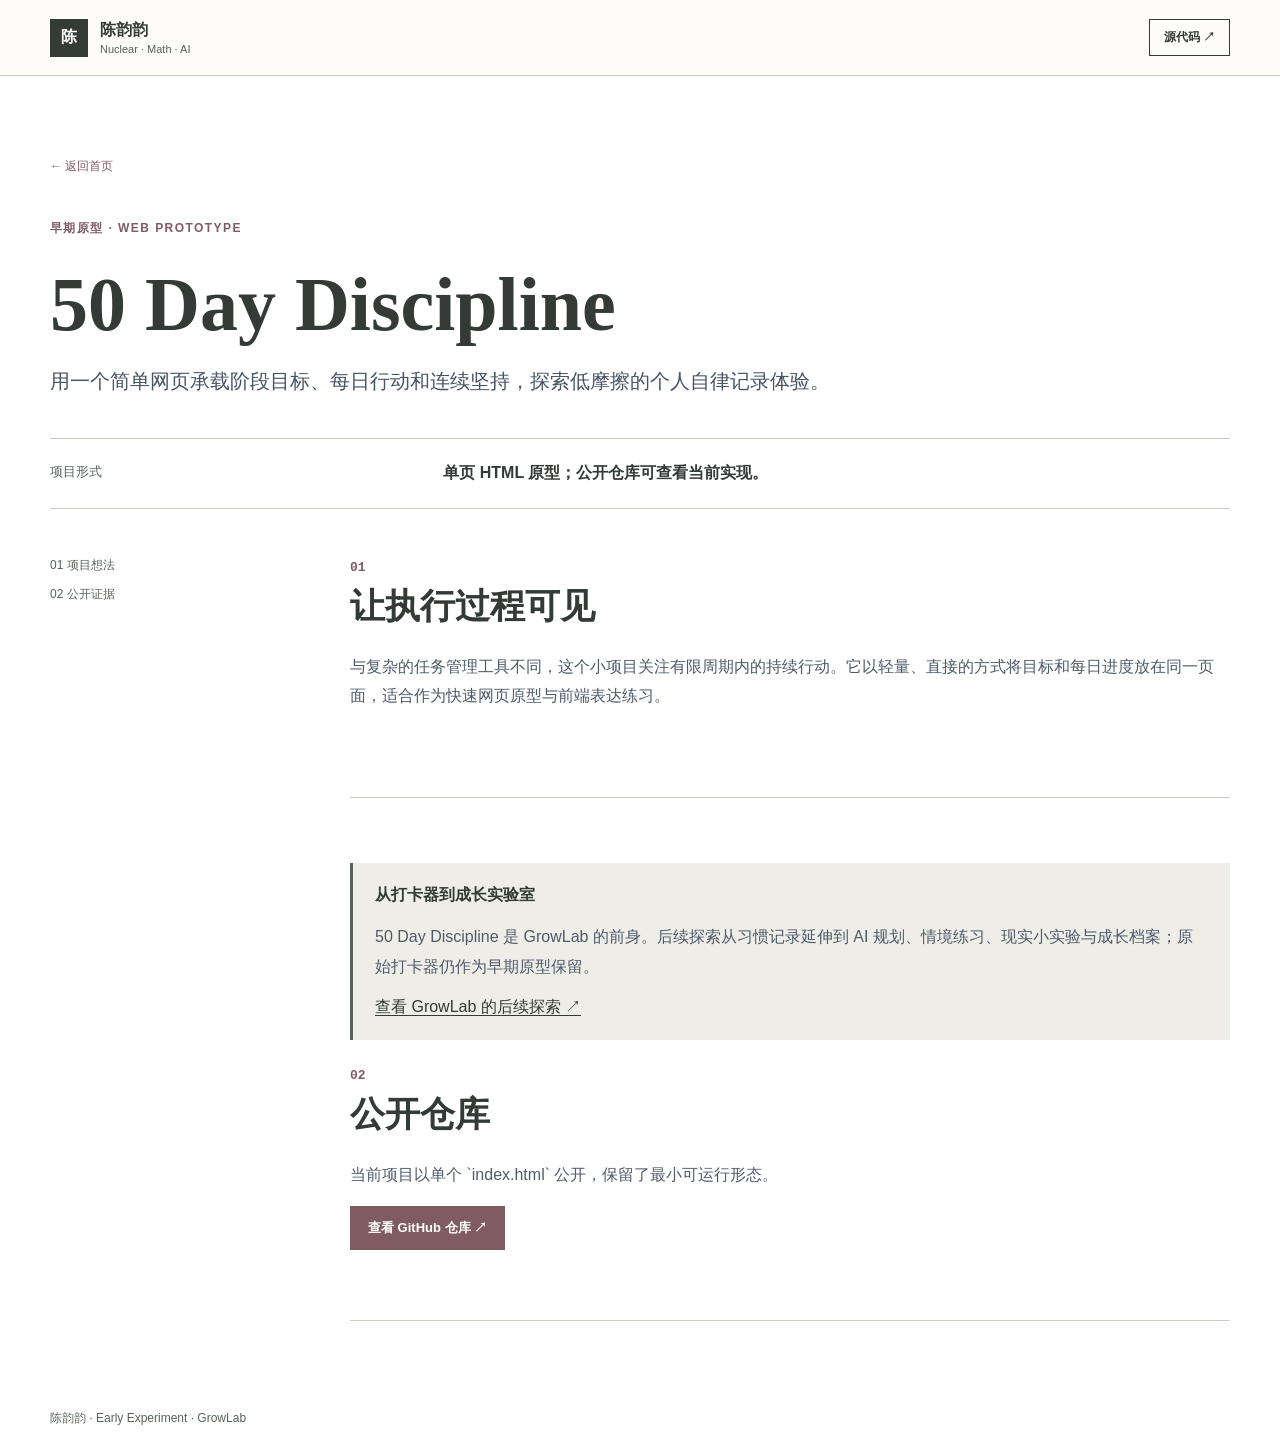
<file: projects/discipline/index.html>
<!doctype html>
<html lang="zh-CN">
  <head>
    <meta charset="UTF-8" />
    <meta name="viewport" content="width=device-width,initial-scale=1" />
    <title>50 Day Discipline｜陈韵韵作品集</title>
    <link rel="stylesheet" href="../../styles.css" />
    <link rel="stylesheet" href="../../magazine.css" />
  </head>
  <body>
    <header class="header">
      <div class="wrap">
        <a class="brand" href="../../"
          ><span class="mark">陈</span
          ><span
            ><strong>陈韵韵</strong><small>Nuclear · Math · AI</small></span
          ></a
        ><a
          class="github"
          href="https://github.com/CYY-0217/50-Day-Discipline"
          target="_blank"
          >源代码 ↗</a
        >
      </div>
    </header>
    <main>
      <section class="detail-hero wrap">
        <a class="back" href="../../">← 返回首页</a
        ><span class="kicker" style="display: block; margin-top: 45px"
          >早期原型 · Web Prototype</span
        >
        <h1>50 Day Discipline</h1>
        <p class="summary">
          用一个简单网页承载阶段目标、每日行动和连续坚持，探索低摩擦的个人自律记录体验。
        </p>
        <div class="role-strip">
          <small>项目形式</small
          ><strong>单页 HTML 原型；公开仓库可查看当前实现。</strong>
        </div>
      </section>
      <div class="content-grid wrap">
        <nav class="toc">
          <a href="#idea">01 项目想法</a><a href="#evidence">02 公开证据</a>
        </nav>
        <article class="article">
          <section id="idea">
            <span class="num">01</span>
            <h2>让执行过程可见</h2>
            <p>
              与复杂的任务管理工具不同，这个小项目关注有限周期内的持续行动。它以轻量、直接的方式将目标和每日进度放在同一页面，适合作为快速网页原型与前端表达练习。
            </p>
          </section>
          <aside class="discipline-evolution" aria-label="项目演进">
            <strong>从打卡器到成长实验室</strong>
            <p>50 Day Discipline 是 GrowLab 的前身。后续探索从习惯记录延伸到 AI 规划、情境练习、现实小实验与成长档案；原始打卡器仍作为早期原型保留。</p>
            <a href="https://github.com/CYY-0217/growlab" target="_blank" rel="noopener noreferrer">查看 GrowLab 的后续探索 ↗</a>
          </aside>
          <section id="evidence">
            <span class="num">02</span>
            <h2>公开仓库</h2>
            <p>当前项目以单个 `index.html` 公开，保留了最小可运行形态。</p>
            <a
              class="btn"
              href="https://github.com/CYY-0217/50-Day-Discipline"
              target="_blank"
              >查看 GitHub 仓库 ↗</a
            >
          </section>
        </article>
      </div>
    </main>
    <footer class="footer">
      <div class="wrap">陈韵韵 · Early Experiment · GrowLab</div>
    </footer>
  </body>
</html>
</file>
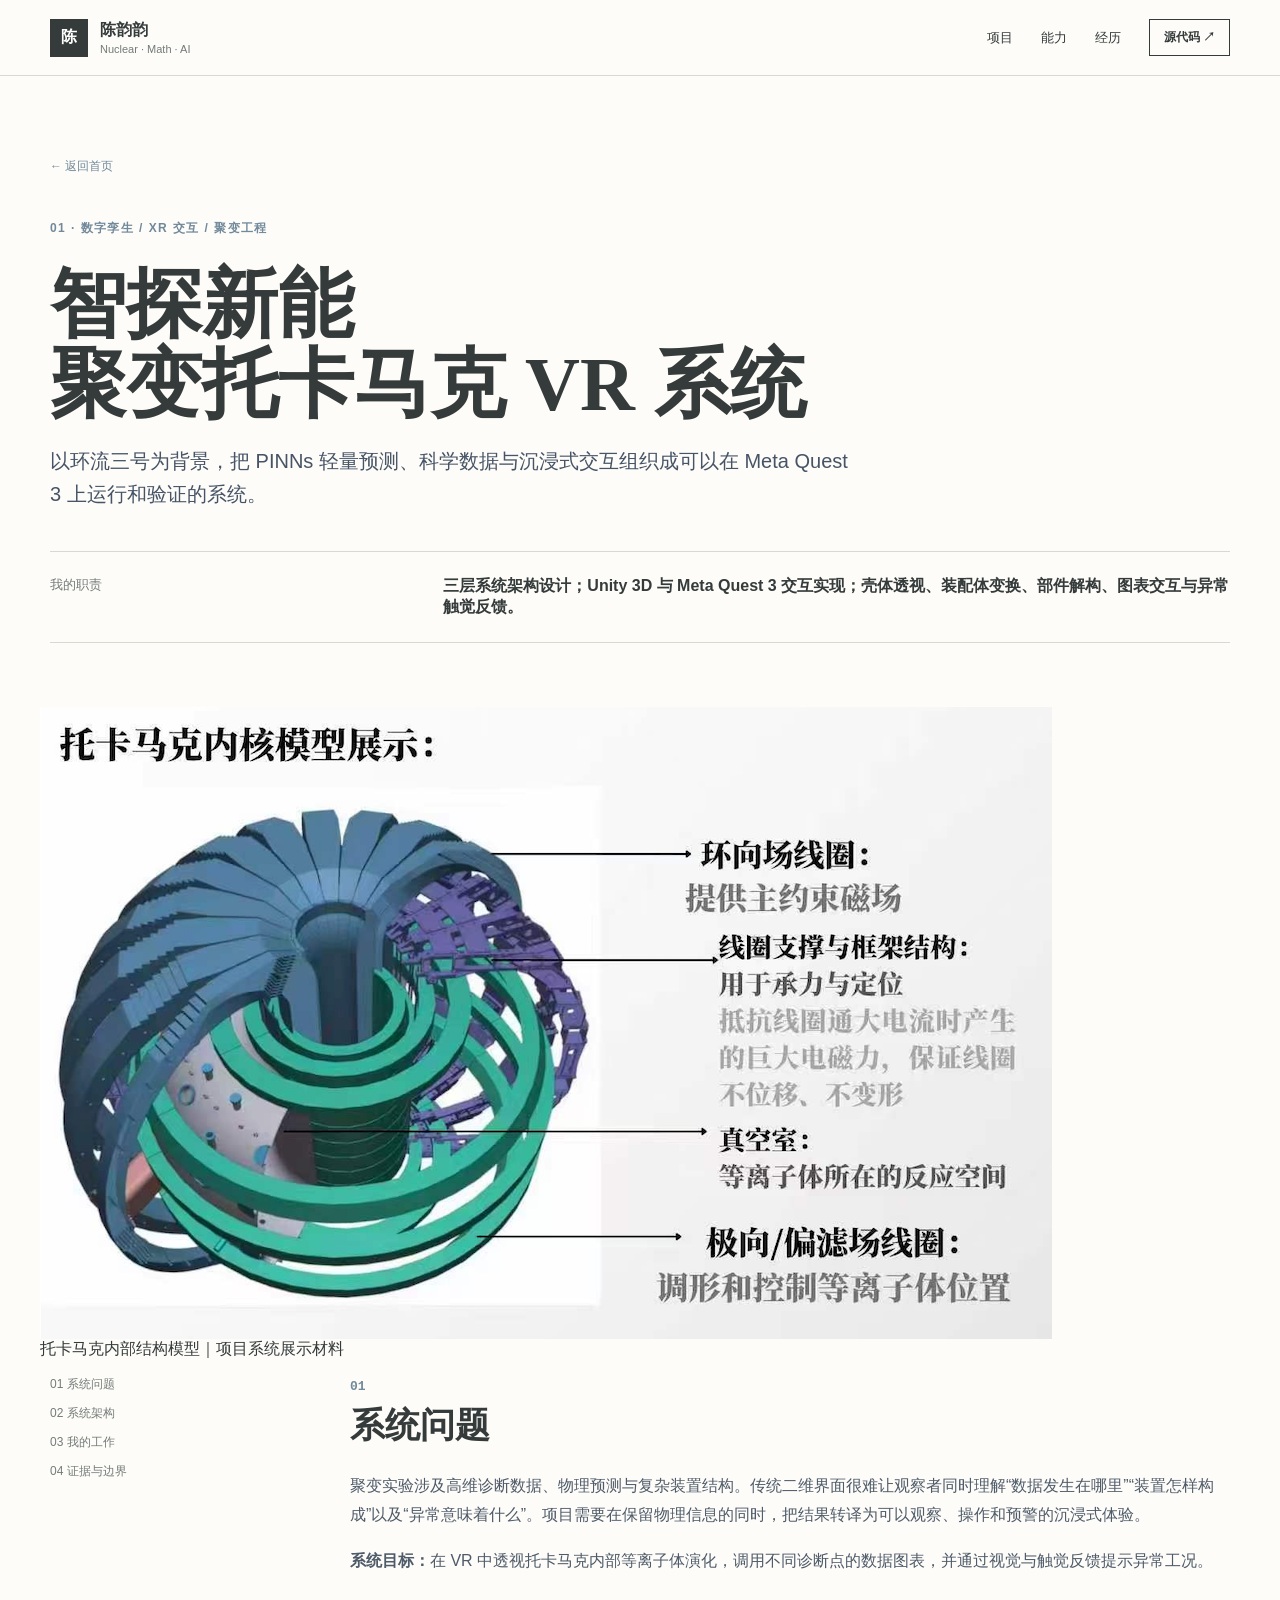
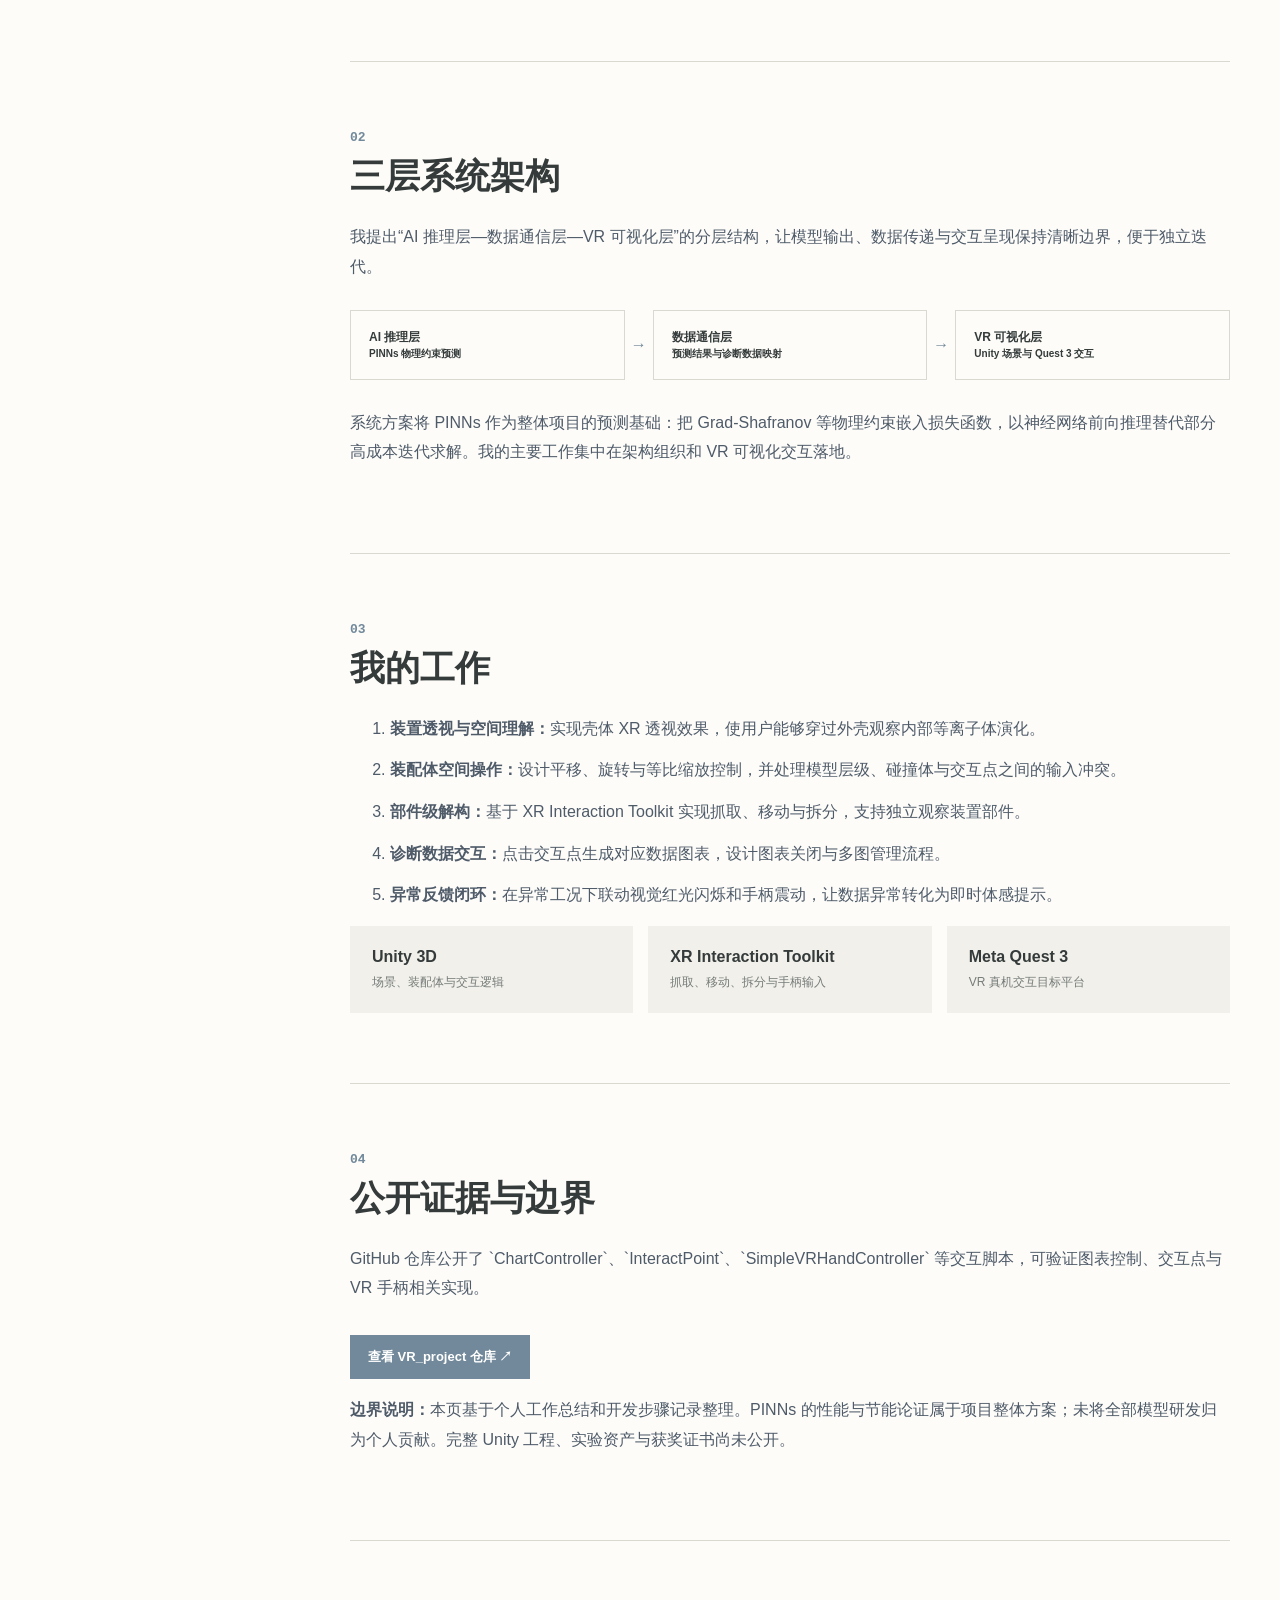
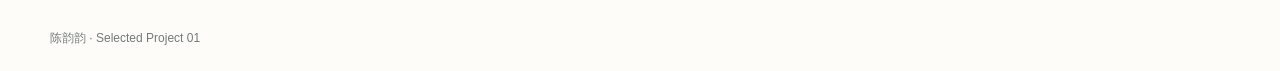
<file: projects/fusion-vr/index.html>
<!doctype html>
<html lang="zh-CN">
  <head>
    <meta charset="UTF-8" />
    <meta name="viewport" content="width=device-width,initial-scale=1" />
    <title>智探新能｜陈韵韵作品集</title>
    <link rel="stylesheet" href="../../styles.css" />
  </head>
  <body>
    <header class="header">
      <div class="wrap">
        <a class="brand" href="../../"
          ><span class="mark">陈</span
          ><span
            ><strong>陈韵韵</strong><small>Nuclear · Math · AI</small></span
          ></a
        >
        <nav class="nav">
          <a href="../../#work">项目</a><a href="../../#method">能力</a
          ><a href="../../#review">经历</a>
        </nav>
        <a
          class="github"
          href="https://github.com/CYY-0217/VR_project"
          target="_blank"
          >源代码 ↗</a
        >
      </div>
    </header>
    <main>
      <section class="detail-hero wrap">
        <a class="back" href="../../">← 返回首页</a
        ><span class="kicker" style="display: block; margin-top: 45px"
          >01 · 数字孪生 / XR 交互 / 聚变工程</span
        >
        <h1>智探新能<br />聚变托卡马克 VR 系统</h1>
        <p class="summary">
          以环流三号为背景，把 PINNs 轻量预测、科学数据与沉浸式交互组织成可以在
          Meta Quest 3 上运行和验证的系统。
        </p>
        <div class="role-strip">
          <small>我的职责</small
          ><strong
            >三层系统架构设计；Unity 3D 与 Meta Quest 3
            交互实现；壳体透视、装配体变换、部件解构、图表交互与异常触觉反馈。</strong
          >
        </div>
      </section>
      <figure class="fusion-model-hero">
        <img
          src="../../assets/tokamak-model.png"
          alt="托卡马克内部结构模型展示，标注环向场线圈、支撑框架、真空室与极向场线圈"
        />
        <figcaption>托卡马克内部结构模型｜项目系统展示材料</figcaption>
      </figure>
      <div class="content-grid wrap">
        <nav class="toc">
          <a href="#problem">01 系统问题</a
          ><a href="#architecture">02 系统架构</a><a href="#work">03 我的工作</a
          ><a href="#evidence">04 证据与边界</a>
        </nav>
        <article class="article">
          <section id="problem">
            <span class="num">01</span>
            <h2>系统问题</h2>
            <p>
              聚变实验涉及高维诊断数据、物理预测与复杂装置结构。传统二维界面很难让观察者同时理解“数据发生在哪里”“装置怎样构成”以及“异常意味着什么”。项目需要在保留物理信息的同时，把结果转译为可以观察、操作和预警的沉浸式体验。
            </p>
            <p>
              <strong>系统目标：</strong>在 VR
              中透视托卡马克内部等离子体演化，调用不同诊断点的数据图表，并通过视觉与触觉反馈提示异常工况。
            </p>
          </section>
          <section id="architecture">
            <span class="num">02</span>
            <h2>三层系统架构</h2>
            <p>
              我提出“AI 推理层—数据通信层—VR
              可视化层”的分层结构，让模型输出、数据传递与交互呈现保持清晰边界，便于独立迭代。
            </p>
            <div class="flow">
              <div>AI 推理层<br /><small>PINNs 物理约束预测</small></div>
              <i>→</i>
              <div>数据通信层<br /><small>预测结果与诊断数据映射</small></div>
              <i>→</i>
              <div>
                VR 可视化层<br /><small>Unity 场景与 Quest 3 交互</small>
              </div>
            </div>
            <p>
              系统方案将 PINNs 作为整体项目的预测基础：把 Grad-Shafranov
              等物理约束嵌入损失函数，以神经网络前向推理替代部分高成本迭代求解。我的主要工作集中在架构组织和
              VR 可视化交互落地。
            </p>
          </section>
          <section id="work">
            <span class="num">03</span>
            <h2>我的工作</h2>
            <ol>
              <li>
                <strong>装置透视与空间理解：</strong>实现壳体 XR
                透视效果，使用户能够穿过外壳观察内部等离子体演化。
              </li>
              <li>
                <strong>装配体空间操作：</strong
                >设计平移、旋转与等比缩放控制，并处理模型层级、碰撞体与交互点之间的输入冲突。
              </li>
              <li>
                <strong>部件级解构：</strong>基于 XR Interaction Toolkit
                实现抓取、移动与拆分，支持独立观察装置部件。
              </li>
              <li>
                <strong>诊断数据交互：</strong
                >点击交互点生成对应数据图表，设计图表关闭与多图管理流程。
              </li>
              <li>
                <strong>异常反馈闭环：</strong
                >在异常工况下联动视觉红光闪烁和手柄震动，让数据异常转化为即时体感提示。
              </li>
            </ol>
            <div class="evidence">
              <div><b>Unity 3D</b><span>场景、装配体与交互逻辑</span></div>
              <div>
                <b>XR Interaction Toolkit</b
                ><span>抓取、移动、拆分与手柄输入</span>
              </div>
              <div><b>Meta Quest 3</b><span>VR 真机交互目标平台</span></div>
            </div>
          </section>
          <section id="evidence">
            <span class="num">04</span>
            <h2>公开证据与边界</h2>
            <p>
              GitHub 仓库公开了
              `ChartController`、`InteractPoint`、`SimpleVRHandController`
              等交互脚本，可验证图表控制、交互点与 VR 手柄相关实现。
            </p>
            <div class="actions">
              <a
                class="btn"
                href="https://github.com/CYY-0217/VR_project"
                target="_blank"
                >查看 VR_project 仓库 ↗</a
              >
            </div>
            <p>
              <strong>边界说明：</strong
              >本页基于个人工作总结和开发步骤记录整理。PINNs
              的性能与节能论证属于项目整体方案；未将全部模型研发归为个人贡献。完整
              Unity 工程、实验资产与获奖证书尚未公开。
            </p>
          </section>
        </article>
      </div>
    </main>
    <footer class="footer">
      <div class="wrap">陈韵韵 · Selected Project 01</div>
    </footer>
  </body>
</html>
</file>
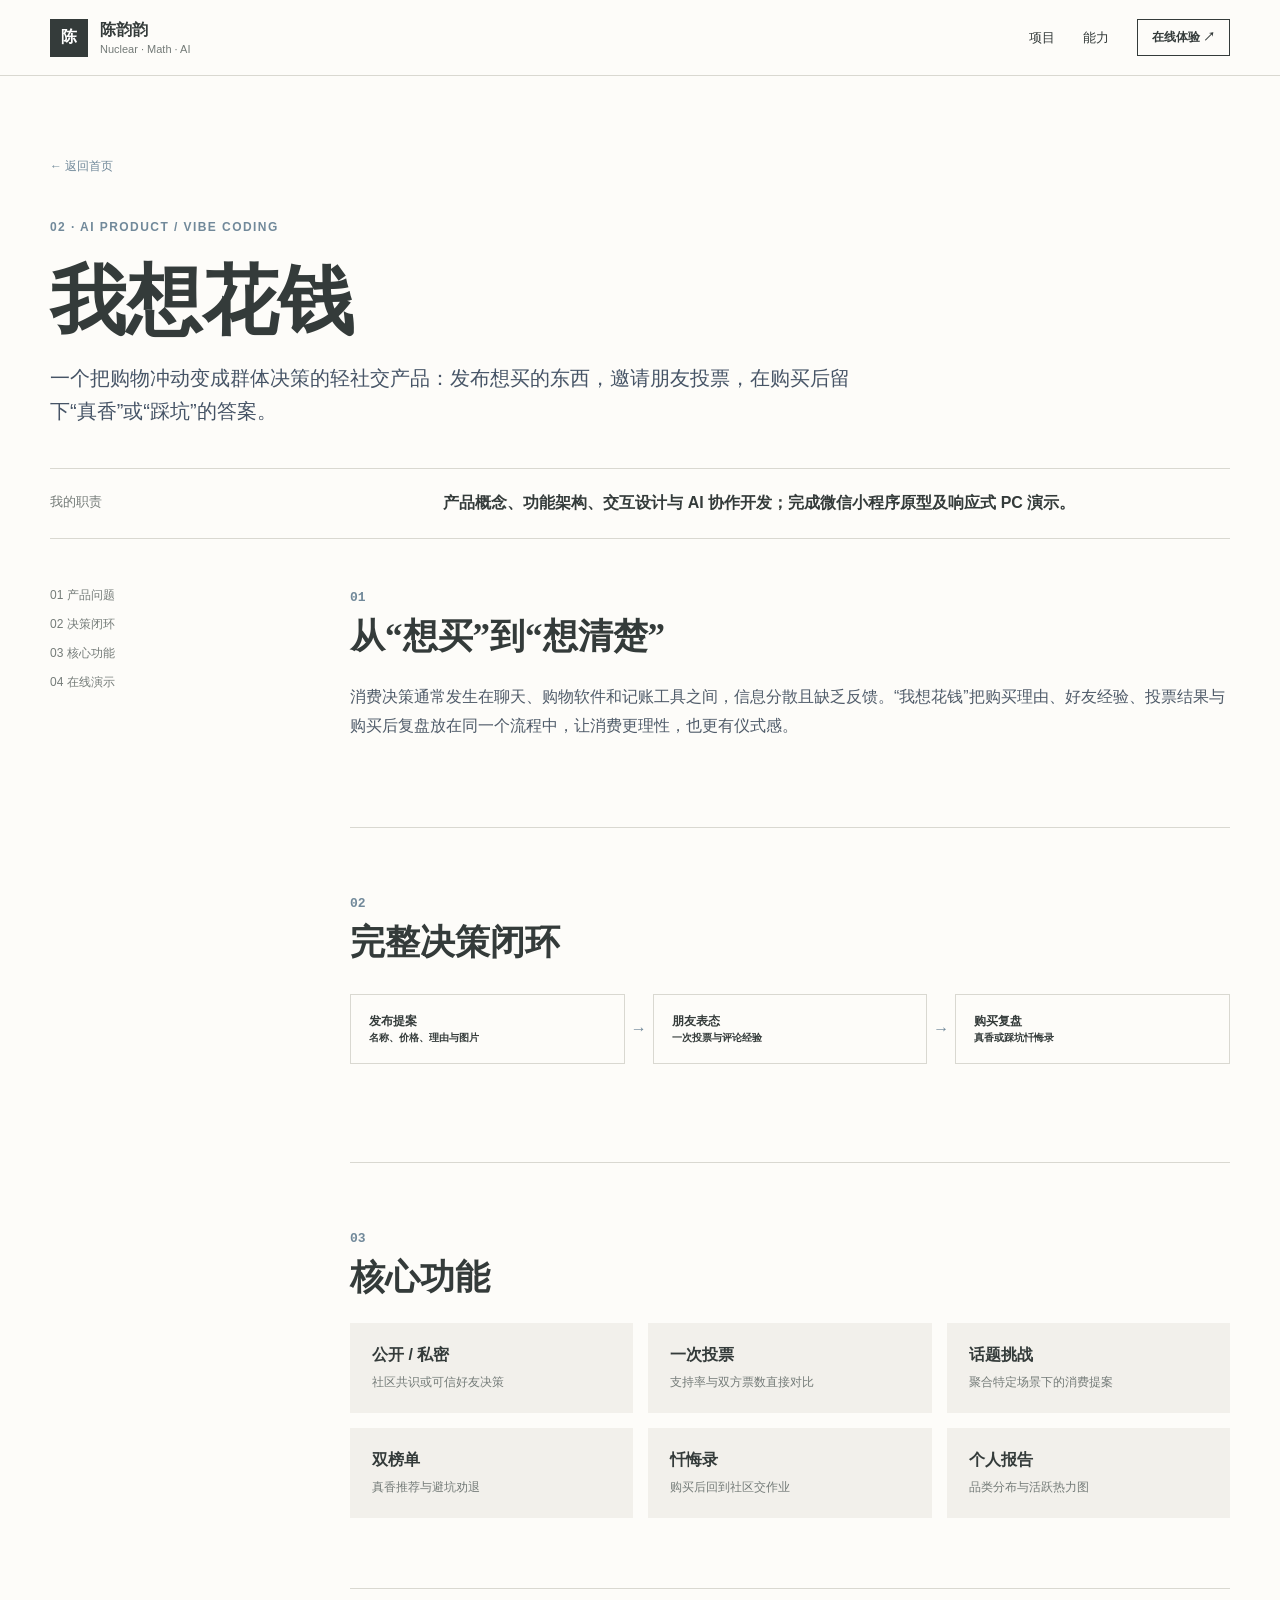
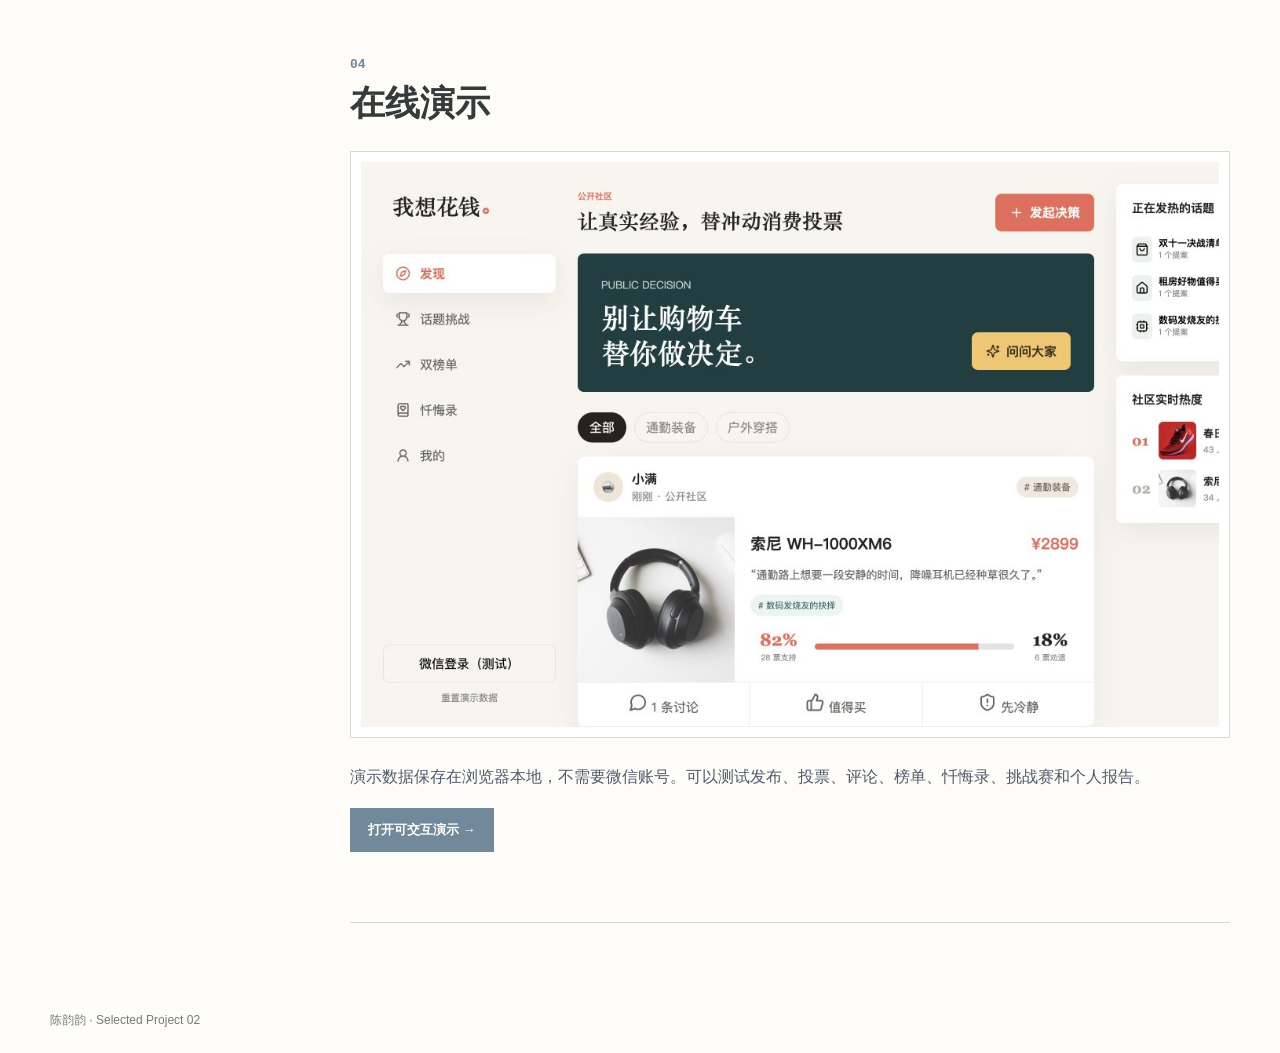
<file: projects/spend-decision/index.html>
<!doctype html>
<html lang="zh-CN">
  <head>
    <meta charset="UTF-8" />
    <meta name="viewport" content="width=device-width,initial-scale=1" />
    <title>我想花钱｜陈韵韵作品集</title>
    <link rel="stylesheet" href="../../styles.css" />
  </head>
  <body>
    <header class="header">
      <div class="wrap">
        <a class="brand" href="../../"
          ><span class="mark">陈</span
          ><span
            ><strong>陈韵韵</strong><small>Nuclear · Math · AI</small></span
          ></a
        >
        <nav class="nav">
          <a href="../../#work">项目</a><a href="../../#method">能力</a>
        </nav>
        <a class="github" href="../../demo/spend/">在线体验 ↗</a>
      </div>
    </header>
    <main>
      <section class="detail-hero wrap">
        <a class="back" href="../../">← 返回首页</a
        ><span class="kicker" style="display: block; margin-top: 45px"
          >02 · AI Product / Vibe Coding</span
        >
        <h1>我想花钱</h1>
        <p class="summary">
          一个把购物冲动变成群体决策的轻社交产品：发布想买的东西，邀请朋友投票，在购买后留下“真香”或“踩坑”的答案。
        </p>
        <div class="role-strip">
          <small>我的职责</small
          ><strong
            >产品概念、功能架构、交互设计与 AI
            协作开发；完成微信小程序原型及响应式 PC 演示。</strong
          >
        </div>
      </section>
      <div class="content-grid wrap">
        <nav class="toc">
          <a href="#problem">01 产品问题</a><a href="#loop">02 决策闭环</a
          ><a href="#features">03 核心功能</a><a href="#demo">04 在线演示</a>
        </nav>
        <article class="article">
          <section id="problem">
            <span class="num">01</span>
            <h2>从“想买”到“想清楚”</h2>
            <p>
              消费决策通常发生在聊天、购物软件和记账工具之间，信息分散且缺乏反馈。“我想花钱”把购买理由、好友经验、投票结果与购买后复盘放在同一个流程中，让消费更理性，也更有仪式感。
            </p>
          </section>
          <section id="loop">
            <span class="num">02</span>
            <h2>完整决策闭环</h2>
            <div class="flow">
              <div>发布提案<br /><small>名称、价格、理由与图片</small></div>
              <i>→</i>
              <div>朋友表态<br /><small>一次投票与评论经验</small></div>
              <i>→</i>
              <div>购买复盘<br /><small>真香或踩坑忏悔录</small></div>
            </div>
          </section>
          <section id="features">
            <span class="num">03</span>
            <h2>核心功能</h2>
            <div class="evidence">
              <div><b>公开 / 私密</b><span>社区共识或可信好友决策</span></div>
              <div><b>一次投票</b><span>支持率与双方票数直接对比</span></div>
              <div><b>话题挑战</b><span>聚合特定场景下的消费提案</span></div>
              <div><b>双榜单</b><span>真香推荐与避坑劝退</span></div>
              <div><b>忏悔录</b><span>购买后回到社区交作业</span></div>
              <div><b>个人报告</b><span>品类分布与活跃热力图</span></div>
            </div>
          </section>
          <section id="demo">
            <span class="num">04</span>
            <h2>在线演示</h2>
            <div class="project-shot">
              <img
                src="../../assets/spend-cover.png"
                alt="我想花钱 PC 演示界面"
              />
            </div>
            <p>
              演示数据保存在浏览器本地，不需要微信账号。可以测试发布、投票、评论、榜单、忏悔录、挑战赛和个人报告。
            </p>
            <a class="btn" href="../../demo/spend/">打开可交互演示 →</a>
          </section>
        </article>
      </div>
    </main>
    <footer class="footer">
      <div class="wrap">陈韵韵 · Selected Project 02</div>
    </footer>
  </body>
</html>
</file>
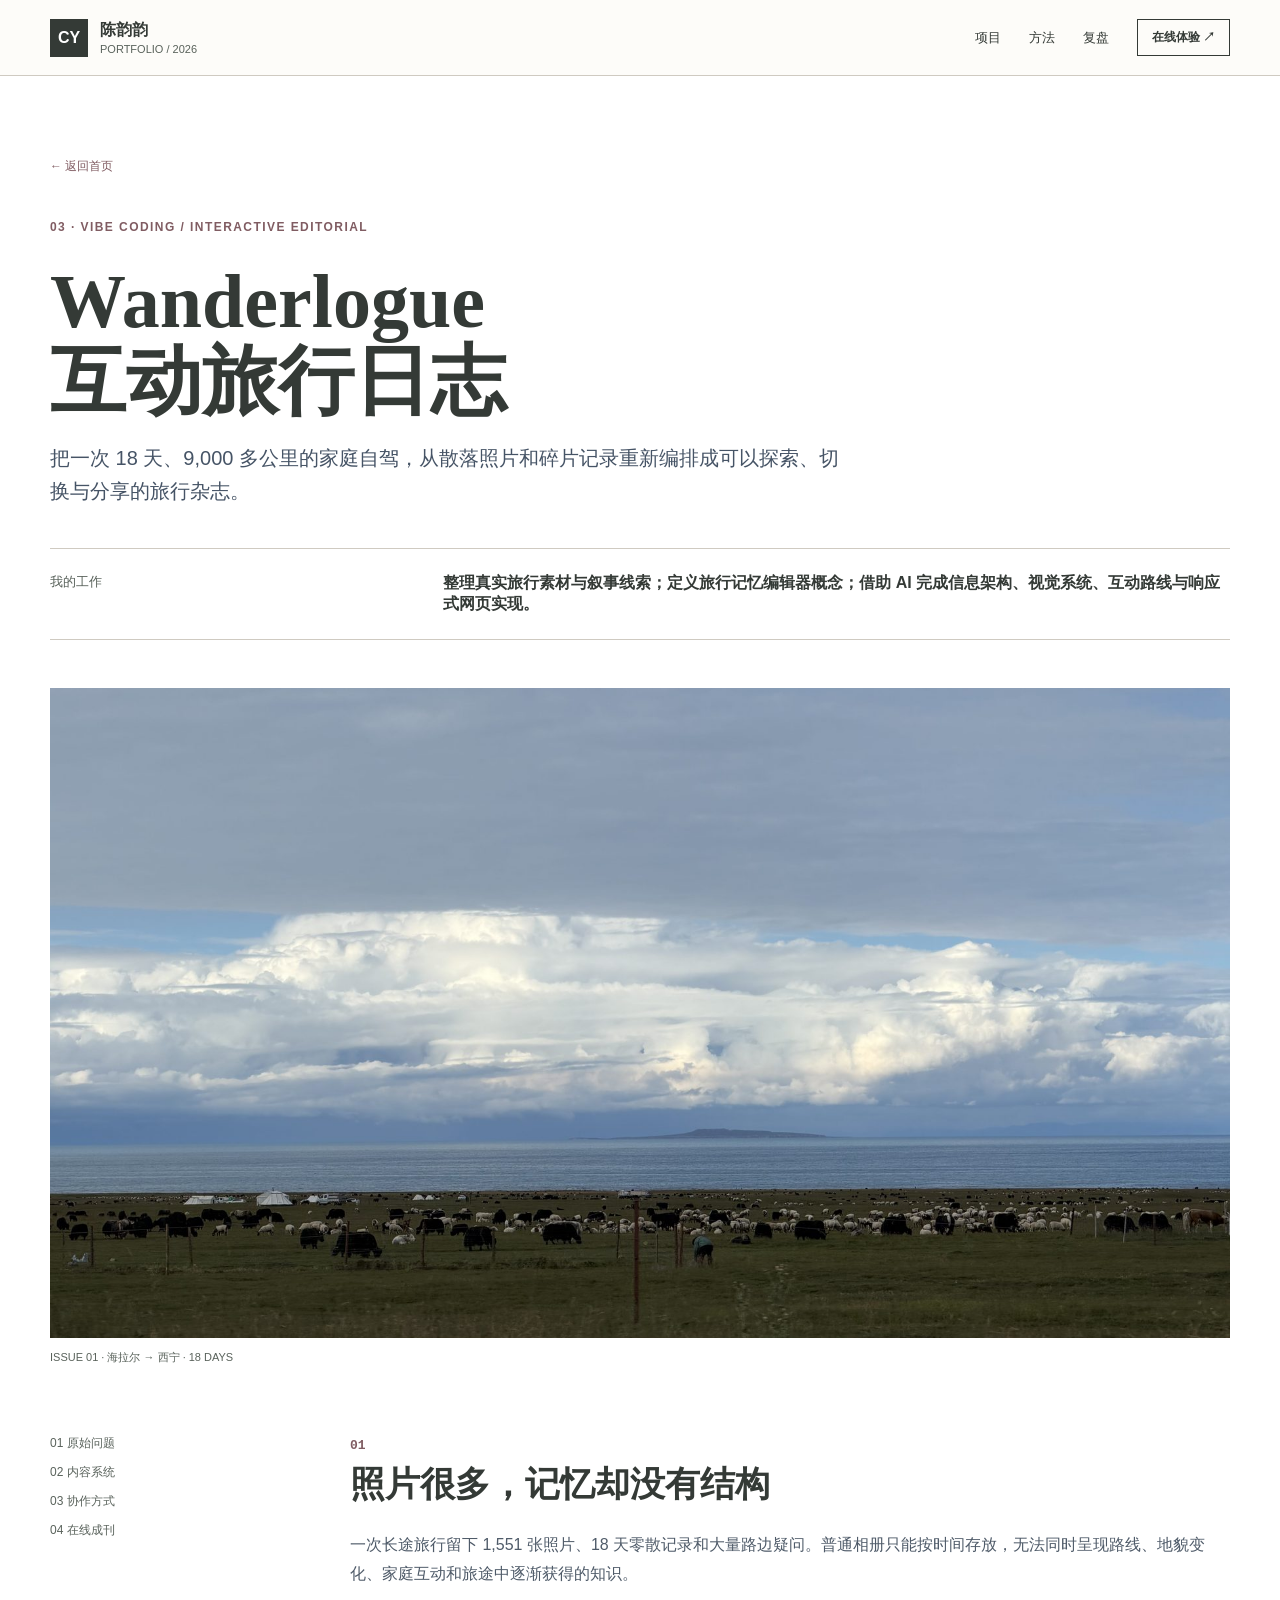
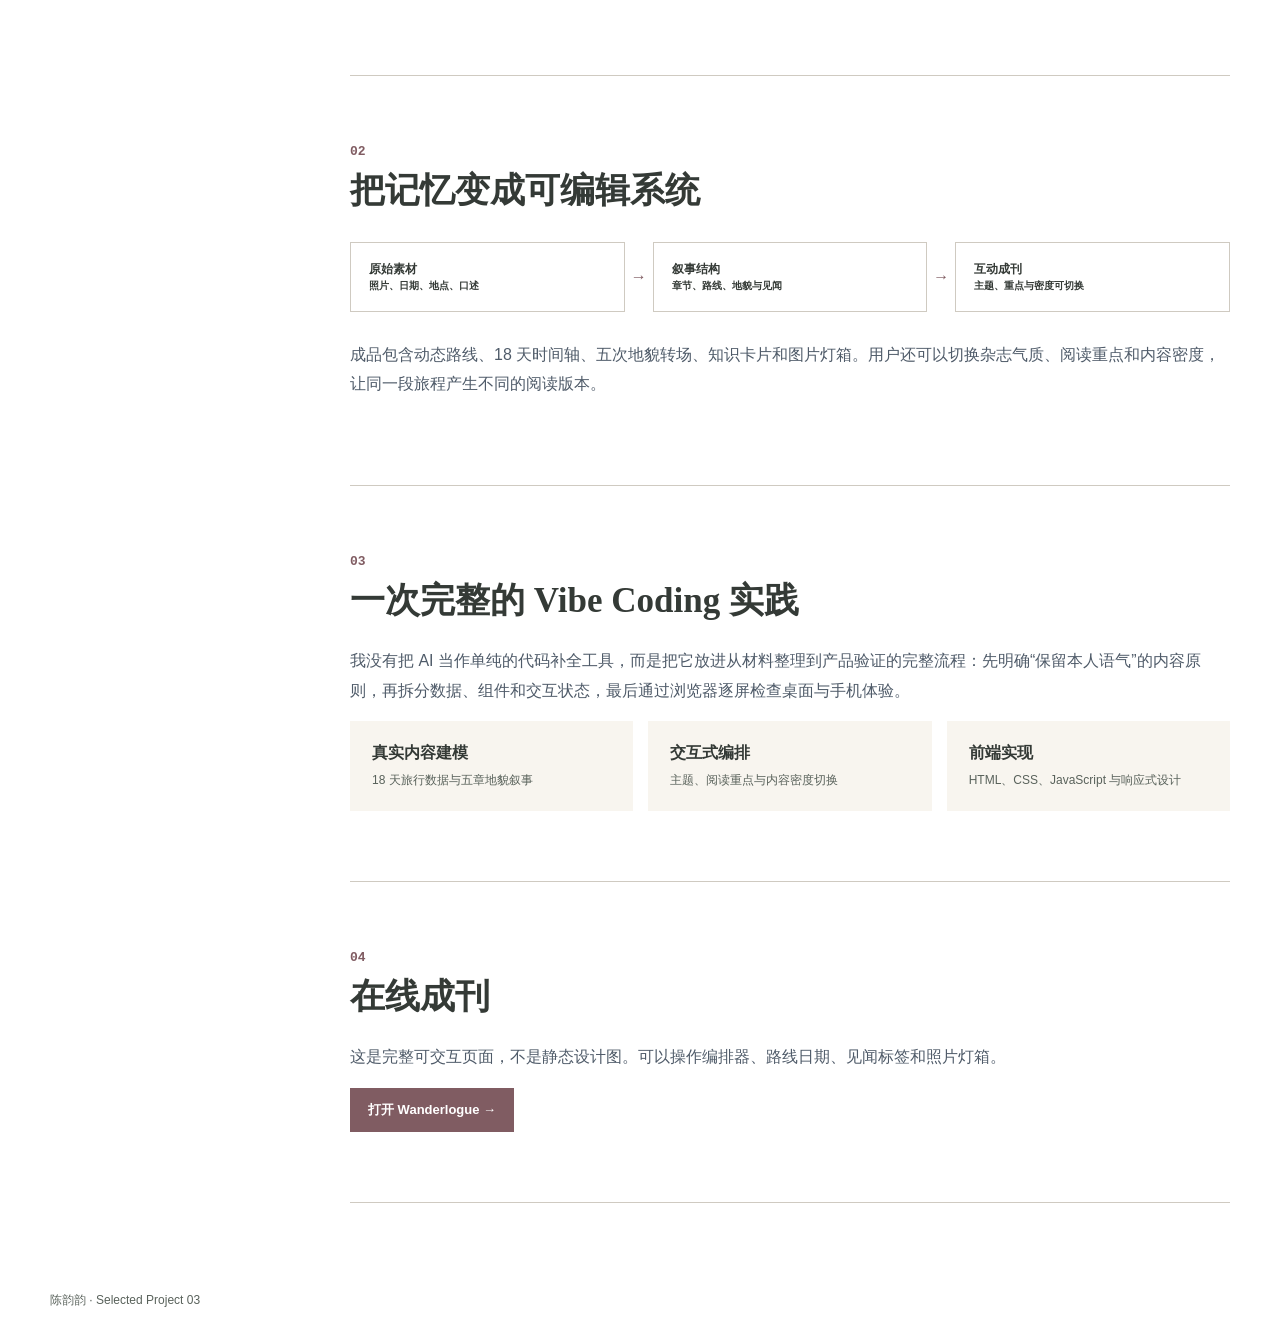
<file: projects/travel-journal/index.html>
<!doctype html>
<html lang="zh-CN">
  <head>
    <meta charset="UTF-8" />
    <meta name="viewport" content="width=device-width,initial-scale=1" />
    <title>Wanderlogue｜陈韵韵作品集</title>
    <link rel="stylesheet" href="../../styles.css" />
    <link rel="stylesheet" href="../../magazine.css" />
  </head>
  <body>
    <header class="header">
      <div class="wrap">
        <a class="brand" href="../../"
          ><span class="mark">CY</span
          ><span
            ><strong>陈韵韵</strong><small>PORTFOLIO / 2026</small></span
          ></a
        >
        <nav class="nav">
          <a href="../../#work">项目</a><a href="../../#method">方法</a
          ><a href="../../#review">复盘</a>
        </nav>
        <a class="github" href="../../demo/travel/">在线体验 ↗</a>
      </div>
    </header>
    <main>
      <section class="detail-hero wrap">
        <a class="back" href="../../">← 返回首页</a
        ><span class="kicker" style="display: block; margin-top: 45px"
          >03 · Vibe Coding / Interactive Editorial</span
        >
        <h1>Wanderlogue<br />互动旅行日志</h1>
        <p class="summary">
          把一次 18 天、9,000
          多公里的家庭自驾，从散落照片和碎片记录重新编排成可以探索、切换与分享的旅行杂志。
        </p>
        <div class="role-strip">
          <small>我的工作</small
          ><strong
            >整理真实旅行素材与叙事线索；定义旅行记忆编辑器概念；借助 AI
            完成信息架构、视觉系统、互动路线与响应式网页实现。</strong
          >
        </div>
      </section>
      <figure class="travel-wide">
        <img
          src="../../assets/travel-cover.jpg"
          alt="青海湖畔的高原公路与低云"
        />
        <figcaption>ISSUE 01 · 海拉尔 → 西宁 · 18 DAYS</figcaption>
      </figure>
      <div class="content-grid wrap">
        <nav class="toc">
          <a href="#problem">01 原始问题</a><a href="#system">02 内容系统</a
          ><a href="#vibe">03 协作方式</a><a href="#demo">04 在线成刊</a>
        </nav>
        <article class="article">
          <section id="problem">
            <span class="num">01</span>
            <h2>照片很多，记忆却没有结构</h2>
            <p>
              一次长途旅行留下 1,551 张照片、18
              天零散记录和大量路边疑问。普通相册只能按时间存放，无法同时呈现路线、地貌变化、家庭互动和旅途中逐渐获得的知识。
            </p>
          </section>
          <section id="system">
            <span class="num">02</span>
            <h2>把记忆变成可编辑系统</h2>
            <div class="flow">
              <div>原始素材<br /><small>照片、日期、地点、口述</small></div>
              <i>→</i>
              <div>叙事结构<br /><small>章节、路线、地貌与见闻</small></div>
              <i>→</i>
              <div>互动成刊<br /><small>主题、重点与密度可切换</small></div>
            </div>
            <p>
              成品包含动态路线、18
              天时间轴、五次地貌转场、知识卡片和图片灯箱。用户还可以切换杂志气质、阅读重点和内容密度，让同一段旅程产生不同的阅读版本。
            </p>
          </section>
          <section id="vibe">
            <span class="num">03</span>
            <h2>一次完整的 Vibe Coding 实践</h2>
            <p>
              我没有把 AI
              当作单纯的代码补全工具，而是把它放进从材料整理到产品验证的完整流程：先明确“保留本人语气”的内容原则，再拆分数据、组件和交互状态，最后通过浏览器逐屏检查桌面与手机体验。
            </p>
            <div class="evidence">
              <div>
                <b>真实内容建模</b><span>18 天旅行数据与五章地貌叙事</span>
              </div>
              <div>
                <b>交互式编排</b><span>主题、阅读重点与内容密度切换</span>
              </div>
              <div>
                <b>前端实现</b><span>HTML、CSS、JavaScript 与响应式设计</span>
              </div>
            </div>
          </section>
          <section id="demo">
            <span class="num">04</span>
            <h2>在线成刊</h2>
            <p>
              这是完整可交互页面，不是静态设计图。可以操作编排器、路线日期、见闻标签和照片灯箱。
            </p>
            <a class="btn" href="../../demo/travel/">打开 Wanderlogue →</a>
          </section>
        </article>
      </div>
    </main>
    <footer class="footer">
      <div class="wrap">陈韵韵 · Selected Project 03</div>
    </footer>
  </body>
</html>
</file>
<file: styles.css>
:root {
  --ink: #343b3a;
  --muted: #747b78;
  --line: #d9d8d1;
  --paper: #f2f0eb;
  --blue: #71899a;
  --cyan: #7c9288;
  --orange: #a97870;
  --white: #fdfcf9;
  --max: 1180px;
}
* {
  box-sizing: border-box;
}
html {
  scroll-behavior: smooth;
}
body {
  margin: 0;
  background: var(--white);
  color: var(--ink);
  font-family: Inter, "PingFang SC", "Microsoft YaHei", sans-serif;
  letter-spacing: 0;
}
a {
  color: inherit;
  text-decoration: none;
}
img {
  display: block;
  max-width: 100%;
}
.wrap {
  width: min(var(--max), calc(100% - 48px));
  margin: auto;
}
.header {
  height: 76px;
  border-bottom: 1px solid var(--line);
  display: flex;
  align-items: center;
  position: sticky;
  top: 0;
  background: rgba(253, 252, 249, 0.95);
  backdrop-filter: blur(12px);
  z-index: 10;
}
.header .wrap {
  display: flex;
  align-items: center;
}
.brand {
  display: flex;
  align-items: center;
  gap: 12px;
  margin-right: auto;
}
.mark {
  width: 38px;
  height: 38px;
  background: var(--ink);
  color: #fff;
  display: grid;
  place-items: center;
  font-weight: 800;
}
.brand strong,
.brand small {
  display: block;
}
.brand small {
  font-size: 11px;
  color: var(--muted);
  margin-top: 2px;
}
.nav {
  display: flex;
  gap: 28px;
  font-size: 13px;
}
.nav a:hover {
  color: var(--blue);
}
.header .github {
  margin-left: 28px;
  border: 1px solid var(--ink);
  padding: 9px 14px;
  font-size: 12px;
  font-weight: 700;
}
.hero {
  min-height: 620px;
  display: grid;
  grid-template-columns: 1.4fr 0.75fr;
  gap: 70px;
  align-items: center;
  padding: 72px 0;
}
.kicker {
  font-size: 12px;
  font-weight: 800;
  color: var(--blue);
  text-transform: uppercase;
  letter-spacing: 0.12em;
}
.hero h1 {
  font-family: Georgia, "Songti SC", serif;
  font-size: clamp(64px, 8vw, 112px);
  line-height: 0.92;
  margin: 18px 0 24px;
  letter-spacing: 0;
}
.hero .role {
  font-size: 25px;
  font-weight: 700;
  margin: 0 0 18px;
}
.hero .lead {
  font-size: 17px;
  line-height: 1.8;
  color: #4f5b69;
  max-width: 700px;
}
.actions {
  display: flex;
  gap: 12px;
  margin-top: 32px;
}
.btn {
  display: inline-flex;
  align-items: center;
  gap: 9px;
  background: var(--blue);
  color: #fff;
  padding: 13px 18px;
  font-size: 13px;
  font-weight: 700;
}
.btn.secondary {
  background: transparent;
  color: var(--ink);
  border: 1px solid var(--line);
}
.profile-grid {
  border-left: 1px solid var(--line);
}
.profile-row {
  padding: 24px;
  border-bottom: 1px solid var(--line);
}
.profile-row:first-child {
  border-top: 1px solid var(--line);
}
.profile-row small,
.profile-row strong {
  display: block;
}
.profile-row small {
  color: var(--muted);
  font-size: 11px;
  margin-bottom: 6px;
}
.profile-row strong {
  line-height: 1.5;
}
.path {
  background: var(--ink);
  color: #fff;
}
.path .wrap {
  display: grid;
  grid-template-columns: repeat(4, 1fr);
}
.path div {
  padding: 28px;
  border-right: 1px solid #65716d;
}
.path span {
  color: #b9c9c3;
  font: 700 22px Georgia;
}
.path b {
  display: block;
  font-size: 13px;
  margin-top: 12px;
}
.section {
  padding: 96px 0;
}
.section-head {
  display: grid;
  grid-template-columns: 1fr 1fr;
  gap: 30px;
  align-items: end;
  margin-bottom: 44px;
}
.section h2 {
  font-family: Georgia, "Songti SC", serif;
  font-size: 44px;
  line-height: 1.2;
  margin: 9px 0 0;
}
.section-head p {
  color: var(--muted);
  line-height: 1.7;
  margin: 0;
}
.projects {
  display: grid;
  grid-template-columns: repeat(12, 1fr);
  gap: 22px;
}
.project {
  border: 1px solid var(--line);
  grid-column: span 6;
  transition: 0.2s;
  background: #fff;
}
.project:hover {
  transform: translateY(-4px);
  box-shadow: 0 18px 50px rgba(21, 94, 239, 0.1);
}
.project.featured {
  grid-column: span 7;
}
.project.tall {
  grid-column: span 5;
}
.project-visual {
  height: 290px;
  background: #e6e8e4;
  overflow: hidden;
  position: relative;
}
.project-visual img {
  width: 100%;
  height: 100%;
  object-fit: cover;
}
.architecture-art {
  width: 100%;
  height: 100%;
  display: grid;
  place-items: center;
  background: #35494b;
  color: #fff;
}
.rings {
  width: 220px;
  height: 220px;
  border: 1px solid #8ba7a0;
  border-radius: 50%;
  position: relative;
  display: grid;
  place-items: center;
}
.rings:before,
.rings:after {
  content: "";
  position: absolute;
  border: 1px solid #8b9eac;
  border-radius: 50%;
}
.rings:before {
  width: 155px;
  height: 155px;
}
.rings:after {
  width: 88px;
  height: 88px;
  background: #a9787040;
  border-color: #bd8f85;
}
.rings b {
  position: relative;
  z-index: 1;
  font: 700 14px monospace;
}
.project-copy {
  padding: 26px;
}
.project-copy small {
  font-size: 11px;
  color: var(--blue);
  font-weight: 800;
}
.project-copy h3 {
  font:
    700 27px Georgia,
    "Songti SC",
    serif;
  margin: 10px 0;
}
.project-copy p {
  color: var(--muted);
  line-height: 1.7;
  font-size: 14px;
}
.project-copy span {
  font-size: 12px;
  font-weight: 700;
  color: var(--blue);
}
.about {
  background: var(--paper);
}
.skill-grid {
  display: grid;
  grid-template-columns: repeat(3, 1fr);
  gap: 20px;
}
.skill {
  background: #fff;
  border-top: 3px solid var(--blue);
  padding: 28px;
}
.skill h3 {
  margin: 0 0 12px;
}
.skill p {
  color: var(--muted);
  font-size: 14px;
  line-height: 1.7;
}
.awards {
  display: grid;
  grid-template-columns: 1fr 2fr;
  gap: 28px;
  border-top: 1px solid var(--line);
  padding: 25px 0;
}
.awards strong {
  font-size: 13px;
}
.awards p {
  margin: 0;
  color: var(--muted);
  line-height: 1.6;
}
.contact {
  background: var(--blue);
  color: #fff;
  padding: 72px 0;
}
.contact .wrap {
  display: flex;
  align-items: end;
  justify-content: space-between;
}
.contact h2 {
  font:
    700 48px Georgia,
    "Songti SC",
    serif;
  margin: 8px 0;
}
.contact a {
  border-bottom: 1px solid #fff;
  padding-bottom: 4px;
}
.footer {
  padding: 24px 0;
  font-size: 12px;
  color: var(--muted);
}
.detail-hero {
  padding: 80px 0 48px;
}
.back {
  font-size: 12px;
  color: var(--blue);
}
.detail-hero h1 {
  font:
    700 clamp(42px, 6vw, 76px) Georgia,
    "Songti SC",
    serif;
  line-height: 1.05;
  max-width: 850px;
  margin: 28px 0 18px;
}
.detail-hero .summary {
  font-size: 20px;
  line-height: 1.65;
  color: #465466;
  max-width: 800px;
}
.role-strip {
  display: grid;
  grid-template-columns: 1fr 2fr;
  border-top: 1px solid var(--line);
  border-bottom: 1px solid var(--line);
  padding: 24px 0;
  margin-top: 40px;
}
.role-strip small {
  color: var(--muted);
}
.detail-visual {
  height: 500px;
  background: #35494b;
  margin-bottom: 70px;
}
.detail-visual .architecture-art .rings {
  transform: scale(1.6);
}
.content-grid {
  display: grid;
  grid-template-columns: 220px 1fr;
  gap: 80px;
}
.toc {
  position: sticky;
  top: 110px;
  height: max-content;
  display: grid;
  gap: 12px;
  font-size: 12px;
}
.toc a {
  color: var(--muted);
}
.article section {
  padding: 0 0 70px;
  border-bottom: 1px solid var(--line);
  margin-bottom: 65px;
}
.article h2 {
  font:
    700 35px Georgia,
    "Songti SC",
    serif;
  margin: 8px 0 22px;
}
.article p,
.article li {
  color: #4f5b69;
  line-height: 1.85;
}
.article li {
  margin-bottom: 12px;
}
.num {
  color: var(--blue);
  font: 700 13px monospace;
}
.flow {
  display: flex;
  gap: 0;
  align-items: stretch;
  margin: 28px 0;
}
.flow div {
  flex: 1;
  border: 1px solid var(--line);
  padding: 18px;
  font-size: 12px;
  font-weight: 700;
}
.flow i {
  width: 28px;
  display: grid;
  place-items: center;
  color: var(--blue);
  font-style: normal;
}
.evidence {
  display: grid;
  grid-template-columns: repeat(3, 1fr);
  gap: 15px;
}
.evidence div {
  background: var(--paper);
  padding: 22px;
}
.evidence b,
.evidence span {
  display: block;
}
.evidence span {
  font-size: 12px;
  color: var(--muted);
  margin-top: 7px;
  line-height: 1.5;
}
.project-shot {
  border: 1px solid var(--line);
  padding: 10px;
  background: #fff;
  margin: 24px 0;
}
.project-shot img {
  width: 100%;
}
@media (max-width: 820px) {
  .wrap {
    width: min(100% - 28px, var(--max));
  }
  .nav {
    display: none;
  }
  .hero {
    grid-template-columns: 1fr;
    min-height: auto;
    padding: 60px 0;
  }
  .hero h1 {
    font-size: 62px;
  }
  .profile-grid {
    border-left: 0;
  }
  .path .wrap {
    grid-template-columns: 1fr 1fr;
  }
  .projects,
  .section-head,
  .skill-grid,
  .content-grid {
    display: block;
  }
  .project,
  .project.featured,
  .project.tall {
    margin-bottom: 18px;
  }
  .skill {
    margin-bottom: 14px;
  }
  .section {
    padding: 65px 0;
  }
  .section-head p {
    margin-top: 18px;
  }
  .contact .wrap {
    display: block;
  }
  .contact h2 {
    font-size: 38px;
  }
  .detail-visual {
    height: 320px;
  }
  .toc {
    display: none;
  }
  .flow {
    display: grid;
  }
  .flow i {
    height: 25px;
    width: auto;
  }
  .evidence {
    grid-template-columns: 1fr;
  }
  .header .github {
    display: none;
  }
  .confidential {
  }
}
</file>
<file: magazine.css>
/* 个人作品集：莫兰迪配色与简约杂志风。参考用户确认的原卡片结构，保持直角、水平与垂直对齐。 */
:root {
  --ink: #343a36;
  --muted: #59625b;
  --line: #cfcac1;
  --paper: #f8f5ef;
  --white: #ffffff;
  --blue: #805c62;
  --wine: #805c62;
  --sage: #869386;
  --sky: #8e9da7;
  --butter: #d7c89f;
  --lilac: #a59daf;
  --charcoal: #343a36;
  --cream: #f8f5ef;
}
html { scroll-padding-top: 165px; }
:where(a, button, summary):focus-visible { outline: 3px solid #343a36; outline-offset: 5px; }
.portfolio-home { --header-height: 84px; --card-inset: 28px; --cover-height: 232px; font-family: "Avenir Next", "PingFang SC", "Microsoft YaHei", sans-serif; background: var(--paper); }
.portfolio-home .wrap { width: min(1180px, calc(100% - 64px)); }
.portfolio-home p { text-wrap: pretty; }
.skip-link { position: fixed; left: 16px; top: -80px; z-index: 100; padding: 14px 20px; background: #343a36; color: #fff; border-radius: 0; }
.skip-link:focus { top: 12px; }
.portfolio-home .header { height: var(--header-height); background: rgba(248,245,239,.97); backdrop-filter: blur(16px); border-color: var(--line); }
.portfolio-home .mark { width: 42px; height: 42px; border-radius: 0; background: var(--blue); font-size: 15px; }
.portfolio-home .brand strong { font-size: 15px; }
.portfolio-home .brand small { font-size: 11px; margin-top: 4px; }
.portfolio-home .nav { display: flex; gap: 32px; color: #59625b; }
.portfolio-home .nav a { padding-block: 10px; }
.portfolio-home .nav a:hover { color: var(--blue); }
.portfolio-home .header .github { border: 1px solid #cfcac1; border-radius: 0; background: #fff; padding: 10px 17px; margin-left: 38px; }
.mobile-menu { display: none; }
.editorial-hero { display: grid; grid-template-columns: minmax(0,1.04fr) minmax(0,.96fr); gap: 72px; align-items: start; padding-block: 62px 72px; min-height: 650px; }
.hero-main { border-top: 1px solid var(--line); padding-top: 16px; }
.hero-context { margin: 0 0 24px; font-size: 13px; color: #59625b; }
.hero-main h1 { font: 600 clamp(56px,6.4vw,82px)/1.12 "Songti SC", "Noto Serif SC", serif; letter-spacing: 0; color: var(--ink); margin: 0 0 20px; }
.hero-statement { font: 500 clamp(25px,2.5vw,32px)/1.6 "Songti SC", "Noto Serif SC", serif; margin: 0 0 22px; color: #343a36; }
.hero-intro { max-width: 440px; font-size: 15px; line-height: 1.95; color: #59625b; margin: 0; }
.portfolio-home .actions { margin-top: 30px; gap: 22px; align-items: center; flex-wrap: wrap; }
.portfolio-home .btn { border-radius: 0; background: var(--blue); padding: 15px 20px; min-height: 48px; box-shadow: none; }
.portfolio-home .btn span { margin-left: 14px; }
.portfolio-home .btn:hover { background: #69484e; }
.hero-text-link { font-size: 13px; color: #59625b; border-bottom: 1px solid #b6b3ac; padding-block: 8px; }
.hero-text-link:hover { color: var(--blue); border-color: var(--blue); }
.hero-directions { display: flex; gap: 20px; margin-top: 30px; font-size: 12px; color: #59625b; }
.hero-directions span { display: flex; align-items: center; gap: 6px; }
.hero-directions span::before { content: ""; width: 4px; height: 4px; border-radius: 0; background: #8c8982; }
.hero-project { display: block; background: transparent; border-radius: 0; padding: 0; position: relative; margin: 0; border-block: 1px solid var(--line); }
.hero-project-heading { display: flex; align-items: center; justify-content: space-between; gap: 16px; padding-block: 16px; font-size: 12px; color: #59625b; }
.hero-project-type { background: transparent; padding: 0; border-radius: 0; }
.model-stage { margin: 8px 0 24px; padding: 0; background: #fff; border-radius: 0; box-shadow: none; transform: none; }
.model-stage img { width: 100%; height: 252px; object-fit: contain; }
.hero-project-copy { display: flex; justify-content: space-between; gap: 20px; align-items: flex-end; border-top: 1px solid var(--line); padding-top: 18px; }
.hero-project-copy div > span { font-size: 12px; color: #59625b; }
.hero-project-copy h2 { margin: 8px 0 0; font: 600 27px/1.45 "Songti SC", "Noto Serif SC", serif; }
.hero-project-open { width: 44px; height: 44px; border-radius: 0; background: transparent; color: #343a36; display: grid; place-items: center; font-size: 28px; flex-shrink: 0; }
.hero-project:hover .hero-project-open { background: transparent; color: #000000; }
.hero-project > p { font-size: 11px; margin: 16px 0 20px; color: #59625b; }
.manifesto { background: transparent; border-block: 1px solid var(--line); }
.manifesto .wrap { display: flex; justify-content: space-between; align-items: center; gap: 24px; padding-block: 23px; }
.manifesto p { margin: 0; font-size: 15px; color: #59625b; line-height: 1.6; }
.manifesto a { font-size: 12px; color: var(--blue); flex-shrink: 0; }
.mobile-break { display: none; }
.portfolio-home .section { padding-block: 88px; }
.mag-head { display: grid; grid-template-columns: 130px minmax(0,1.05fr) minmax(0,.9fr); gap: 36px; align-items: end; margin-bottom: 36px; }
.folio { font-size: 12px; color: #59625b; font-weight: 600; }
.mag-head h2, .review-title h2 { font: 600 44px/1.25 "Songti SC", "Noto Serif SC", serif; margin: 0; letter-spacing: 0; }
.mag-head p { color: #59625b; font-size: 14px; line-height: 1.9; margin: 0; }
.project-index { display: flex; align-items: center; gap: 0; padding: 0; border-block: 1px solid #cfcac1; border-radius: 0; background: rgba(248,245,239,.98); position: sticky; top: var(--header-height); z-index: 9; margin-bottom: 42px; backdrop-filter: blur(12px); }
.project-index a { display: flex; align-items: center; justify-content: center; gap: 10px; min-height: 46px; padding: 11px 18px; border-radius: 0; border-bottom: 2px solid transparent; font-size: 13px; font-weight: 500; flex: 1; white-space: nowrap; }
.project-index small { display: inline-grid; place-items: center; border-radius: 0; min-width: 21px; height: 21px; color: #59625b; background: transparent; font-size: 11px; }
.project-index a:hover { background: #f0efea; }
.project-index a.is-active { background: transparent; color: var(--wine); border-bottom-color: var(--wine); }
.project-index a.is-active small { background: transparent; color: var(--wine); }
.project-group { display: grid; grid-template-columns: 220px minmax(0,1fr); gap: 34px; padding-block: 40px; margin: 0; border-bottom: 1px solid #cfcac1; }
.project-group:last-child { border-bottom: 0; padding-bottom: 0; }
.group-heading { align-self: start; position: sticky; top: calc(var(--header-height) + 80px); }
.group-heading .folio { color: #59625b; }
.group-heading h3 { font: 600 24px/1.45 "Songti SC", "Noto Serif SC", serif; margin: 12px 0 14px; }
.group-heading p { max-width: 176px; color: #59625b; font-size: 13px; line-height: 1.9; margin: 0; }
.group-projects { min-width: 0; }
.growth-projects { display: grid; grid-template-columns: repeat(2,minmax(0,1fr)); gap: 22px; }
.story { display: grid; overflow: hidden; border: 1px solid #cfcac1; background: #f7f3ec; border-radius: 0; text-align: left; }
.project-group .story { grid-template-rows: var(--cover-height) 1fr; min-height: 502px; }
.story figure { margin: 0; overflow: hidden; }
.story figure img { width: 100%; height: 100%; object-fit: cover; }
.story > div { padding: var(--card-inset); display: flex; flex-direction: column; align-items: flex-start; }
.project-group .story small { color: #735258; font-size: 11px; font-weight: 600; line-height: 1.5; }
.project-group .story h4 { font: 700 30px/1.16 Georgia, "Songti SC", serif; margin: 12px 0 16px; overflow-wrap: anywhere; }
.project-group .story p { font-size: 14px; line-height: 1.8; color: #59625b; margin: 0 0 24px; }
.project-group .story b { display: flex; align-items: center; justify-content: space-between; gap: 16px; width: 100%; min-height: 38px; margin-top: 7px; font-size: 12px; color: var(--blue); font-weight: 600; }
.story:hover { border-color: #a59398; }
.story:hover b { color: #69484e; }
.story:hover b > span:first-child { text-decoration: underline; text-underline-offset: 4px; }
.story:focus-visible { outline: 2px solid var(--wine); outline-offset: 4px; }
.project-index a:focus-visible { outline-offset: -4px; }
.story-arrow { font: 400 18px/1 "Avenir Next", sans-serif; flex-shrink: 0; }
.story-footer { width: 100%; margin-top: auto; padding-top: 13px; border-top: 1px solid var(--line); }
.project-status { display: block; font-size: 12px; line-height: 1.5; color: #59625b; }
.project-group .story-wide { grid-template-columns: 1.08fr 1fr; grid-template-rows: 1fr; min-height: 326px; }
.story-wide figure { min-height: 326px; }
.story-fusion figure { padding: 18px; background: #e7e6e1; }
.story-fusion figure img { object-fit: contain; border-radius: 0; background: #fff; }
.story-spend figure { background: #dfe5e8; }
.story-spend > div { background: #e4e8ea; }
.story-travel figure { background: #dce3dc; }
.story-travel > div { background: #e2e7df; }
.project-group .story-compact { grid-column: 1 / -1; grid-template-columns: 135px minmax(0,1fr); grid-template-rows: 1fr; min-height: 230px; background: #e9e1d8; }
.story-compact .number-visual { display: flex; align-items: center; flex-direction: column; justify-content: center; gap: 12px; padding: 20px; background: #a59daf; }
.number-visual span { font: 700 90px/1 Georgia, serif; color: #f9f6ef; }
.story-compact .number-visual small { color: #343a36; }
.growth-visual, .idea-visual { display: grid; grid-template-rows: 16px minmax(0,1fr) 44px; gap: 16px; padding: var(--card-inset); position: relative; isolation: isolate; }
.visual-footer { display: grid; align-content: end; gap: 10px; }
.story-growlab { background: #e5e9e2; }
.story-incubator { background: #eee7da; }
.growth-visual { background: #42584e; color: #f8f5ef; }
.visual-caption, .visual-footnote { font-size: 11px; line-height: 16px; position: relative; }
.growth-visual > strong { align-self: start; font: 700 43px/1.15 Georgia, "Songti SC", serif; position: relative; }
.growth-loop { display: flex; align-items: center; justify-content: space-between; gap: 5px; font-size: 12px; position: relative; }
.growth-loop i { font-style: normal; color: #d4ded1; }
.visual-footnote { color: #dfe6dc; }
.idea-visual { background: #d7c89f; color: #403d35; }
.idea-visual > strong { align-self: start; font: 700 34px/1.2 "Songti SC", serif; }
.idea-timeline { display: flex; align-items: center; gap: 8px; font-size: 12px; }
.idea-timeline span { border-top: 1px solid #aa9973; padding-top: 8px; flex: 1; }
.idea-timeline small { display: block; margin-bottom: 4px; }
.project-group .idea-timeline small { color: #61553f; font-size: 10px; }
.idea-timeline i { font-style: normal; }
.evolution-note { grid-column: 2; padding: 14px 18px; margin: -14px 0 0; border-left: 2px solid #a59daf; font-size: 12px; line-height: 1.85; color: #59625b; }
.evolution-note span { color: #735258; font-weight: 600; margin-right: 12px; }
.evolution-note i { font-style: normal; padding-inline: 7px; }
.method-band { background: #e8e9e2; color: var(--ink); }
.mag-head.inverse p { color: #59625b; }
.method-steps { display: grid; grid-template-columns: repeat(4,minmax(0,1fr)); gap: 26px; margin-top: 54px; }
.method-steps article { border-top: 2px solid #b6b3ac; padding: 22px 0 0; }
.method-steps span { font-size: 13px; font-weight: 600; color: #59625b; }
.method-steps h3 { font-size: 19px; font-weight: 600; margin: 22px 0 12px; }
.method-steps p { font-size: 13px; line-height: 1.9; color: #59625b; margin: 0; }
.review-title { display: grid; grid-template-columns: 130px 1fr; gap: 36px; align-items: end; margin-bottom: 36px; }
.review-layout { display: grid; grid-template-columns: .85fr 1.15fr; gap: 42px; }
.review-lead { background: #e9dfe0; border-radius: 0; padding: 28px; border-top: 2px solid #805c62; border-bottom: 1px solid var(--line); }
.review-lead > span { color: #59625b; font-size: 12px; }
.review-lead h3 { font: 600 28px/1.5 "Songti SC", serif; margin: 20px 0; }
.review-lead p { font-size: 14px; line-height: 1.95; color: #59625b; margin: 0; }
.review-list article { display: grid; grid-template-columns: 98px minmax(0,1fr); gap: 20px; padding: 21px 0; border-top: 1px solid #cfcac1; }
.review-list b { font-size: 12px; color: #44433f; }
.review-list p { margin: 0; font-size: 14px; line-height: 1.85; color: #59625b; }
.portfolio-home .contact { background: #e3e7df; border-top: 1px solid var(--line); color: var(--ink); padding-block: 66px; }
.portfolio-home .contact .kicker { color: #59625b; text-transform: none; letter-spacing: normal; }
.portfolio-home .contact h2 { font: 600 38px/1.4 "Songti SC", "Noto Serif SC", serif; margin-top: 15px; }
.contact-links { display: grid; gap: 18px; }
.portfolio-home .contact a { color: var(--blue); border-color: #b6b3ac; font-size: 14px; padding-bottom: 8px; }
.contact-links span { color: #59625b; font-size: 12px; }
.portfolio-home .footer { padding-block: 24px; background: #e3e7df; border-top: 1px solid #cfcac1; }
.portfolio-home .footer .wrap { display: flex; justify-content: space-between; gap: 20px; }
.portfolio-home .footer a { color: #59625b; }
/* 保留现有项目详情页的模型、旅行图片与演进说明。 */
.fusion-model-hero { width: min(1180px,calc(100% - 48px)); margin: 0 auto 70px; padding: 18px; background: #f0efea; border: 1px solid var(--line); }
.fusion-model-hero img { width: 100%; max-height: 690px; object-fit: contain; background: #fff; }
.fusion-model-hero figcaption, .travel-wide figcaption { padding-top: 12px; font-size: 11px; color: #59625b; }
.travel-wide { width: min(1180px,calc(100% - 48px)); margin: 0 auto 70px; }
.travel-wide img { width: 100%; height: min(62vw,650px); object-fit: cover; }
.discipline-evolution { margin: 25px 0; padding: 22px; background: #eeede8; border-left: 3px solid #59625b; }
.discipline-evolution a { color: #343a36; border-bottom: 1px solid; }
@media (max-width: 1060px) {
  .portfolio-home { --card-inset: 24px; }
  .editorial-hero { gap: 36px; }
  .hero-project { padding: 0; }
  .model-stage img { height: 225px; }
  .mag-head { grid-template-columns: 100px minmax(0,1fr) minmax(0,.9fr); gap: 24px; }
  .mag-head h2, .review-title h2 { font-size: 36px; }
  .project-group { grid-template-columns: 175px minmax(0,1fr); gap: 24px; }
  .group-heading h3 { font-size: 22px; }
  .project-group .story h4 { font-size: 25px; }
  .growth-visual > strong { font-size: 36px; }
  .project-index a { padding-inline: 12px; font-size: 12px; }
}
@media (max-width: 820px) {
  .portfolio-home .wrap { width: calc(100% - 40px); }
  .portfolio-home { --header-height: 72px; }
  .portfolio-home .header { height: var(--header-height); }
  .portfolio-home .nav, .portfolio-home .header .github { display: none; }
  .mobile-menu { display: block; position: relative; }
  .mobile-menu summary { list-style: none; padding: 12px 15px; border: 1px solid #cfcac1; border-radius: 0; font-size: 12px; cursor: pointer; }
  .mobile-menu summary::-webkit-details-marker { display: none; }
  .mobile-menu summary span { margin-left: 9px; }
  .mobile-menu[open] summary span { font-size: 0; }
  .mobile-menu[open] summary span::after { content: "−"; font-size: 12px; }
  .mobile-menu nav { position: absolute; right: 0; top: 54px; width: 190px; padding: 8px; border: 1px solid #cfcac1; border-radius: 0; background: #fff; box-shadow: none; display: grid; }
  .mobile-menu nav a { display: block; padding: 13px; border-radius: 0; font-size: 13px; }
  .mobile-menu nav a:hover { background: #f0efea; }
  .editorial-hero { grid-template-columns: 1fr 1fr; gap: 24px; min-height: auto; padding-block: 46px 50px; }
  .hero-main h1 { font-size: 52px; }
  .hero-context { font-size: 11px; line-height: 1.8; margin-bottom: 17px; }
  .hero-statement { font-size: 27px; }
  .hero-intro { font-size: 13px; line-height: 1.85; }
  .portfolio-home .actions { gap: 12px; margin-top: 23px; }
  .portfolio-home .btn { font-size: 12px; padding: 12px 15px; }
  .hero-directions { gap: 12px; font-size: 11px; flex-wrap: wrap; }
  .hero-project { padding: 0; border-radius: 0; }
  .model-stage img { height: 180px; }
  .hero-project-copy h2 { font-size: 21px; }
  .hero-project-open { width: 36px; height: 36px; font-size: 18px; }
  .hero-project > p { line-height: 1.8; }
  .portfolio-home .section { padding-block: 60px; }
  .mag-head { grid-template-columns: 1fr 1fr; gap: 18px 30px; }
  .mag-head .folio { grid-column: 1 / -1; }
  .mag-head h2 { font-size: 34px; }
  .project-index { top: var(--header-height); overflow-x: auto; padding: 0; gap: 4px; scrollbar-width: none; margin-bottom: 24px; }
  .project-index::-webkit-scrollbar { display: none; }
  .project-index a { flex: 0 0 auto; min-height: 42px; padding: 10px 13px; }
  .project-group { grid-template-columns: 1fr; gap: 22px; padding-block: 32px; }
  .group-heading { position: static; }
  .group-heading h3 { font-size: 24px; margin: 8px 0; }
  .group-heading p { max-width: none; }
  .evolution-note { grid-column: 1; margin-top: -6px; }
  .review-title { display: block; }
  .review-title .folio { display: block; margin-bottom: 18px; }
  .review-layout { gap: 28px; }
  .review-lead { padding: 24px; }
  .review-lead h3 { font-size: 25px; }
  .review-list article { grid-template-columns: 1fr; gap: 8px; }
  .method-steps { gap: 22px; }
  .method-steps h3 { font-size: 17px; }
  .portfolio-home .contact h2 { font-size: 32px; }
  .contact-links { margin-top: 28px; }
}
@media (max-width: 600px) {
  .portfolio-home { --card-inset: 22px; --cover-height: 220px; }
  html { scroll-padding-top: 150px; }
  .portfolio-home .wrap { width: calc(100% - 36px); }
  .editorial-hero { grid-template-columns: 1fr; gap: 32px; padding-block: 34px 42px; }
  .hero-main h1 { font-size: 62px; margin-bottom: 16px; }
  .hero-context { font-size: 12px; }
  .hero-statement { font-size: 29px; }
  .hero-intro { max-width: 450px; font-size: 14px; }
  .hero-directions { margin-top: 24px; gap: 18px; }
  .hero-project { padding: 0; margin: 0; }
  .model-stage img { height: 210px; }
  .hero-project-copy h2 { font-size: 24px; }
  .hero-project-open { width: 42px; height: 42px; }
  .hero-project > p { font-size: 11px; }
  .manifesto .wrap { gap: 15px; padding-block: 20px; }
  .manifesto p { font-size: 12px; }
  .manifesto a { font-size: 11px; }
  .mobile-break { display: block; }
  .mag-head { display: block; }
  .mag-head h2 { margin: 18px 0; font-size: 34px; }
  .mag-head p { font-size: 13px; }
  .growth-projects { grid-template-columns: 1fr; }
  .project-group .story { min-height: 0; grid-template-rows: var(--cover-height) auto; }
  .project-group .story-wide { grid-template-columns: 1fr; grid-template-rows: 230px auto; }
  .story-wide figure { min-height: 0; }
  .project-group .story-compact { grid-template-columns: 1fr; grid-template-rows: 120px auto; }
  .story-compact .number-visual { flex-direction: row; justify-content: space-between; padding-inline: 24px; }
  .number-visual span { font-size: 68px; }
  .project-group .story h4 { font-size: 27px; }
  .growth-visual > strong { font-size: 43px; }
  .growth-loop { justify-content: flex-start; gap: 13px; }
  .method-steps { grid-template-columns: repeat(2,minmax(0,1fr)); gap: 30px 22px; margin-top: 32px; }
  .method-steps h3 { margin-top: 15px; }
  .review-layout { grid-template-columns: 1fr; }
  .review-title h2 { font-size: 34px; }
  .review-list article { grid-template-columns: 85px minmax(0,1fr); gap: 12px; }
  .evolution-note span { display: block; margin-bottom: 4px; }
  .portfolio-home .contact { padding-block: 45px; }
  .portfolio-home .contact h2 { font-size: 30px; }
}
@media (prefers-reduced-motion: reduce) {
  html { scroll-behavior: auto; }
  *, *::before, *::after { transition: none !important; animation: none !important; }
}
</file>
<file: demo/travel/styles.css>
:root{--paper:#edf4ef;--surface:#fff;--ink:#17312d;--muted:#60736e;--accent:#08786f;--accent-soft:#b9ddd0;--line:#9bb5ad;--sand:#d9b870;--lake:#70c2c8;--coral:#df7865;--max:1320px;font-family:"DM Sans","PingFang SC",sans-serif;color:var(--ink);background:var(--paper)}*{box-sizing:border-box}html{scroll-behavior:smooth}body{margin:0;background:var(--paper);color:var(--ink);overflow-x:hidden}body[data-theme="paper"]{--paper:#f4efe5;--surface:#fffdf8;--ink:#29251f;--muted:#766f64;--accent:#a14f35;--accent-soft:#e6cdbb;--line:#b8aa95}body[data-theme="night"]{--paper:#172522;--surface:#22332f;--ink:#eef7f2;--muted:#afc1bb;--accent:#79d2bf;--accent-soft:#315d53;--line:#55716a}img{display:block;width:100%;height:auto}button,a{font:inherit}.site-header{height:66px;padding:0 4vw;display:flex;align-items:center;justify-content:space-between;position:sticky;top:0;z-index:50;background:color-mix(in srgb,var(--paper) 90%,transparent);backdrop-filter:blur(14px);border-bottom:1px solid var(--line)}.wordmark{font-weight:700;letter-spacing:1px;color:var(--ink);text-decoration:none}.wordmark span{display:inline-grid;place-items:center;width:24px;height:24px;border-radius:50%;background:var(--accent);color:var(--surface);margin-left:6px}.site-header nav{display:flex;gap:30px}.site-header nav a{font-size:13px;font-weight:600;color:var(--ink);text-decoration:none}.site-header nav a:hover{color:var(--accent)}.menu-button{display:none;border:0;background:transparent;color:var(--ink);font-size:28px}.overline{font-size:11px;font-weight:700;letter-spacing:2px;text-transform:uppercase}.product-hero{max-width:var(--max);min-height:calc(100svh - 66px);margin:auto;padding:6vw 3vw 4vw;display:grid;grid-template-columns:1fr 1.05fr;gap:6vw;align-items:center;position:relative}.hero-copy h1{font:700 clamp(49px,6vw,90px)/1.08 "Noto Serif SC",serif;letter-spacing:0;margin:24px 0}.hero-copy h1 span{color:var(--accent)}.hero-lead{max-width:600px;font:500 17px/1.85 "Noto Serif SC",serif;color:var(--muted)}.primary-link{display:inline-flex;gap:60px;align-items:center;margin-top:22px;padding:13px 16px;background:var(--accent);color:#fff;text-decoration:none;font-weight:600}.primary-link span{font-size:20px}.hero-image{margin:0;position:relative}.hero-image img{border-radius:2px}.hero-image figcaption{display:grid;grid-template-columns:1fr auto;gap:4px 16px;padding:13px 0;border-bottom:1px solid var(--line);font-size:11px}.hero-image figcaption b{grid-row:1/3;font-size:18px;color:var(--accent)}.hero-index{position:absolute;right:-1vw;top:40%;transform:translateX(100%);display:grid;grid-template-columns:auto auto;gap:5px 9px;font-size:10px}.hero-index span{color:var(--accent);font-weight:700}.hero-index p{margin:0}.problem-strip{border-block:1px solid var(--line);min-height:84px;display:flex;align-items:center;justify-content:center;gap:28px;padding:20px 4vw;text-align:center;background:var(--surface)}.problem-strip p,.problem-strip strong{margin:0}.problem-strip i{font-style:normal;color:var(--accent);font-size:25px}.studio{max-width:var(--max);margin:auto;padding:110px 3vw}.section-heading{max-width:850px}.section-heading h2,.journal-intro h2,.product-story h2{font:700 clamp(42px,5.5vw,76px)/1.1 "Noto Serif SC",serif;letter-spacing:0;margin:20px 0}.section-heading>p:last-child,.journal-intro>p:last-child{max-width:620px;color:var(--muted);line-height:1.8}.composer{margin-top:55px;display:grid;grid-template-columns:repeat(3,1fr) auto;border:1px solid var(--line);background:var(--surface)}.composer fieldset{border:0;border-right:1px solid var(--line);padding:22px;margin:0;min-width:0}.composer legend{font-size:11px;font-weight:700;color:var(--muted);padding:0}.segmented{display:flex;gap:3px;margin-top:12px}.segmented button{border:0;background:transparent;color:var(--muted);padding:8px 9px;cursor:pointer;font-size:12px}.segmented button[aria-pressed="true"]{background:var(--accent-soft);color:var(--ink);font-weight:700}.compose-button{border:0;background:var(--accent);color:#fff;padding:20px 28px;font-weight:700;cursor:pointer;display:flex;gap:25px;align-items:center}.compose-status{display:flex;align-items:center;gap:12px;margin-top:18px;font-size:12px;color:var(--muted)}.compose-status span{width:9px;height:9px;border-radius:50%;background:var(--accent)}.compose-status p{margin:0}.issue-cover{min-height:84vh;padding:5vw 7vw;background:var(--accent);color:#fff;display:flex;flex-direction:column;justify-content:space-between}.cover-kicker{display:flex;justify-content:space-between;border-bottom:1px solid currentColor;padding-bottom:12px;font-size:12px;letter-spacing:2px}.cover-title h2{font:900 clamp(78px,13vw,190px)/.87 "Noto Serif SC",serif;letter-spacing:0;margin:15px 0}.cover-title>p:last-child{font:500 19px/1.6 "Noto Serif SC",serif}.cover-stats{display:flex;gap:60px}.cover-stats div{display:flex;flex-direction:column}.cover-stats b{font-size:34px}.cover-stats span{font-size:11px}.atlas{padding:100px 4vw;background:var(--accent);color:#fff}.inverse>p:last-child{color:color-mix(in srgb,#fff 75%,transparent)}.atlas-shell{max-width:var(--max);margin:50px auto 0;display:grid;grid-template-columns:minmax(0,1.5fr) minmax(310px,.5fr);background:var(--surface);color:var(--ink);border:1px solid var(--ink)}.map-panel{position:relative;border-right:1px solid var(--ink);overflow:hidden}.route-map{width:100%;height:100%;min-height:540px;background:color-mix(in srgb,var(--paper) 85%,#fff)}.map-land{fill:#cadcc6;stroke:#17312d;stroke-width:2}.map-lake{fill:var(--lake);stroke:#17312d;stroke-width:2}.map-mountains{fill:#7d9d92;stroke:#17312d;stroke-width:2}.map-grass{fill:none;stroke:#769a69;stroke-width:5;stroke-linecap:round}.map-dunes{fill:none;stroke:var(--sand);stroke-width:8;stroke-linecap:round}.route-line{fill:none;stroke:var(--coral);stroke-width:5;stroke-dasharray:7 8;stroke-linecap:round}.map-stop{cursor:pointer}.map-stop circle{fill:#fff;stroke:var(--accent);stroke-width:3;transition:.2s}.map-stop text{font-weight:700;font-size:11px;fill:#17312d;paint-order:stroke;stroke:#edf4ef;stroke-width:5px}.map-stop.active circle{fill:var(--coral);r:9}.map-car{fill:var(--accent);stroke:#17312d;stroke-width:2;transition:transform .65s ease;pointer-events:none}.map-legend{position:absolute;left:16px;bottom:14px;display:flex;gap:14px;padding:8px 10px;background:rgba(255,255,255,.9);color:#17312d;font-size:10px}.map-legend span{display:flex;align-items:center;gap:5px}.map-legend i{width:9px;height:9px;border-radius:50%}.grass-key{background:#769a69}.mountain-key{background:#7d9d92}.sand-key{background:var(--sand)}.lake-key{background:var(--lake)}.route-detail{padding:38px;display:flex;flex-direction:column;justify-content:center}.route-detail .terrain{align-self:flex-start;background:var(--accent-soft);padding:5px 8px;font-size:11px;font-weight:700}.route-detail .day{font-size:11px;font-weight:700;color:var(--accent);margin-top:15px}.route-detail h3{font:700 39px/1.15 "Noto Serif SC",serif;margin:10px 0}.route-detail p{font:500 15px/1.8 "Noto Serif SC",serif}.route-detail .distance{border-top:1px solid var(--line);padding-top:12px;font:500 11px/1.3 "DM Sans",sans-serif}.day-nav{max-width:var(--max);margin:auto;display:flex;overflow-x:auto;background:var(--surface);border:1px solid var(--ink);border-top:0;scrollbar-width:thin}.day-nav button{flex:0 0 64px;height:54px;border:0;border-right:1px solid var(--line);background:var(--surface);color:var(--ink);font-weight:700;cursor:pointer}.day-nav button.active{background:var(--accent-soft)}.journal{padding-top:110px}.journal-intro{max-width:var(--max);margin:auto;padding:0 3vw 80px}.chapter{border-top:1px solid var(--line)}.chapter-cover{max-width:var(--max);margin:auto;padding:70px 3vw;display:grid;grid-template-columns:1.25fr .75fr;gap:5vw;align-items:center}.chapter-cover img{width:100%;height:auto}.chapter-meta .chapter-no{font-size:12px;font-weight:700;color:var(--accent)}.chapter-meta h3{font:700 clamp(45px,6vw,80px)/1.08 "Noto Serif SC",serif;margin:14px 0}.chapter-meta .range{display:inline-block;border-block:1px solid var(--line);padding:8px 0;font-size:12px}.chapter-meta p{font:500 16px/1.8 "Noto Serif SC",serif;color:var(--muted)}.day-list{max-width:1120px;margin:auto;padding:0 3vw 100px}.day-entry{display:grid;grid-template-columns:130px 1fr;gap:4vw;padding:52px 0;border-bottom:1px solid var(--line)}.day-entry time{font-weight:700;color:var(--accent);font-size:12px}.day-copy h4{font:700 31px/1.3 "Noto Serif SC",serif;margin:0 0 17px}.day-copy p{font:500 16px/1.9 "Noto Serif SC",serif;margin:8px 0}.day-copy .detail{color:var(--muted)}.day-copy blockquote{margin:24px 0 0;padding-left:16px;border-left:3px solid var(--accent);font:700 18px/1.6 "Noto Serif SC",serif;color:var(--accent)}.day-photo{width:100%;margin:30px 0 0;padding:0;border:0;background:transparent;text-align:left;color:var(--muted);cursor:zoom-in}.day-photo img{width:100%;height:auto}.day-photo figcaption{font-size:11px;padding-top:9px;display:flex;justify-content:space-between}.day-photo figcaption span:last-child{color:var(--accent)}body[data-focus="landscape"] .day-copy h4{font-size:24px}body[data-focus="landscape"] .day-photo{margin-top:18px}body[data-focus="landscape"] .day-photo img{max-height:none}body[data-focus="knowledge"] .day-copy blockquote{background:var(--accent-soft);color:var(--ink);padding:18px;border:0}body[data-density="compact"] .day-entry{padding:30px 0}body[data-density="compact"] .day-copy .detail{display:none}body[data-density="compact"] .day-photo{max-width:680px}.learning{padding:110px 5vw;background:#17312d;color:#fff}.learning>.section-heading{max-width:var(--max);margin:auto}.learning-layout{max-width:var(--max);margin:55px auto 0;display:grid;grid-template-columns:270px 1fr;border-top:1px solid #66807a}.learning-nav{display:flex;flex-direction:column;border-right:1px solid #66807a}.learning-nav button{border:0;border-bottom:1px solid #66807a;background:transparent;color:#b9cac5;padding:18px;text-align:left;cursor:pointer}.learning-nav button.active{background:#b9ddd0;color:#17312d;font-weight:700}.learning-story{padding:45px 6vw;display:grid;grid-template-columns:.65fr 1fr;gap:6vw}.learning-icon{font-size:80px;color:#93d6c5}.learning-story h3{font:700 clamp(37px,5vw,67px)/1.15 "Noto Serif SC",serif;margin:15px 0}.learning-story .lead{font:700 20px/1.6 "Noto Serif SC",serif;color:#b9ddd0}.learning-story .body{font:500 16px/1.9 "Noto Serif SC",serif}.learning-story .fact{border-top:1px solid #66807a;padding-top:15px;color:#b9cac5}.product-story{max-width:var(--max);margin:auto;padding:120px 3vw}.product-story h2 span{color:var(--accent)}.product-points{display:grid;grid-template-columns:repeat(4,1fr);margin-top:70px;border-block:1px solid var(--line)}.product-points article{padding:28px 25px;border-right:1px solid var(--line)}.product-points article:last-child{border:0}.product-points b{color:var(--accent)}.product-points h3{font:700 21px "Noto Serif SC",serif}.product-points p{font-size:13px;line-height:1.7;color:var(--muted)}.lightbox{width:min(1200px,94vw);max-height:94vh;border:0;padding:0;background:#13221f;color:#fff}.lightbox::backdrop{background:rgba(8,21,18,.9)}.lightbox img{max-height:86vh;object-fit:contain}.lightbox button{position:absolute;right:10px;top:10px;width:42px;height:42px;border:0;background:#fff;color:#17312d;font-size:25px;cursor:pointer}.lightbox p{margin:0;padding:12px 18px;font-size:12px}.toast{position:fixed;right:25px;bottom:25px;padding:12px 17px;background:var(--ink);color:var(--paper);font-size:12px;z-index:80;opacity:0;transform:translateY(15px);pointer-events:none;transition:.25s}.toast.show{opacity:1;transform:none}
@media(max-width:980px){.hero-index{display:none}.composer{grid-template-columns:1fr 1fr}.composer fieldset:nth-child(2){border-right:0}.composer fieldset:nth-child(3){border-top:1px solid var(--line)}.compose-button{border-top:1px solid var(--line)}.atlas-shell{grid-template-columns:1fr}.map-panel{border-right:0;border-bottom:1px solid var(--ink)}.route-detail{min-height:300px}.chapter-cover{grid-template-columns:1fr 1fr}.product-points{grid-template-columns:1fr 1fr}.product-points article:nth-child(2){border-right:0}.product-points article:nth-child(-n+2){border-bottom:1px solid var(--line)}}
@media(max-width:720px){.site-header nav{display:none;position:absolute;top:65px;left:0;right:0;padding:22px 4vw;background:var(--paper);border-bottom:1px solid var(--line);flex-direction:column}.site-header nav.open{display:flex}.menu-button{display:block}.product-hero{grid-template-columns:1fr;padding:65px 5vw}.hero-image{order:-1}.hero-copy h1{font-size:50px}.problem-strip{align-items:flex-start;flex-direction:column;gap:8px}.problem-strip i{display:none}.composer{grid-template-columns:1fr}.composer fieldset{border-right:0;border-bottom:1px solid var(--line)}.compose-button{min-height:64px}.cover-stats{gap:25px}.atlas{padding-inline:3vw}.route-map{min-height:360px}.map-stop text{font-size:9px}.chapter-cover{grid-template-columns:1fr;padding-inline:5vw}.chapter-meta{padding-top:10px}.day-list{padding-inline:5vw}.day-entry{grid-template-columns:1fr;gap:12px}.learning-layout{grid-template-columns:1fr}.learning-nav{border-right:0;display:grid;grid-template-columns:1fr 1fr}.learning-story{grid-template-columns:1fr;padding-inline:3vw}.product-points{grid-template-columns:1fr}.product-points article{border-right:0;border-bottom:1px solid var(--line)}.product-points article:last-child{border-bottom:0}}
</file>
